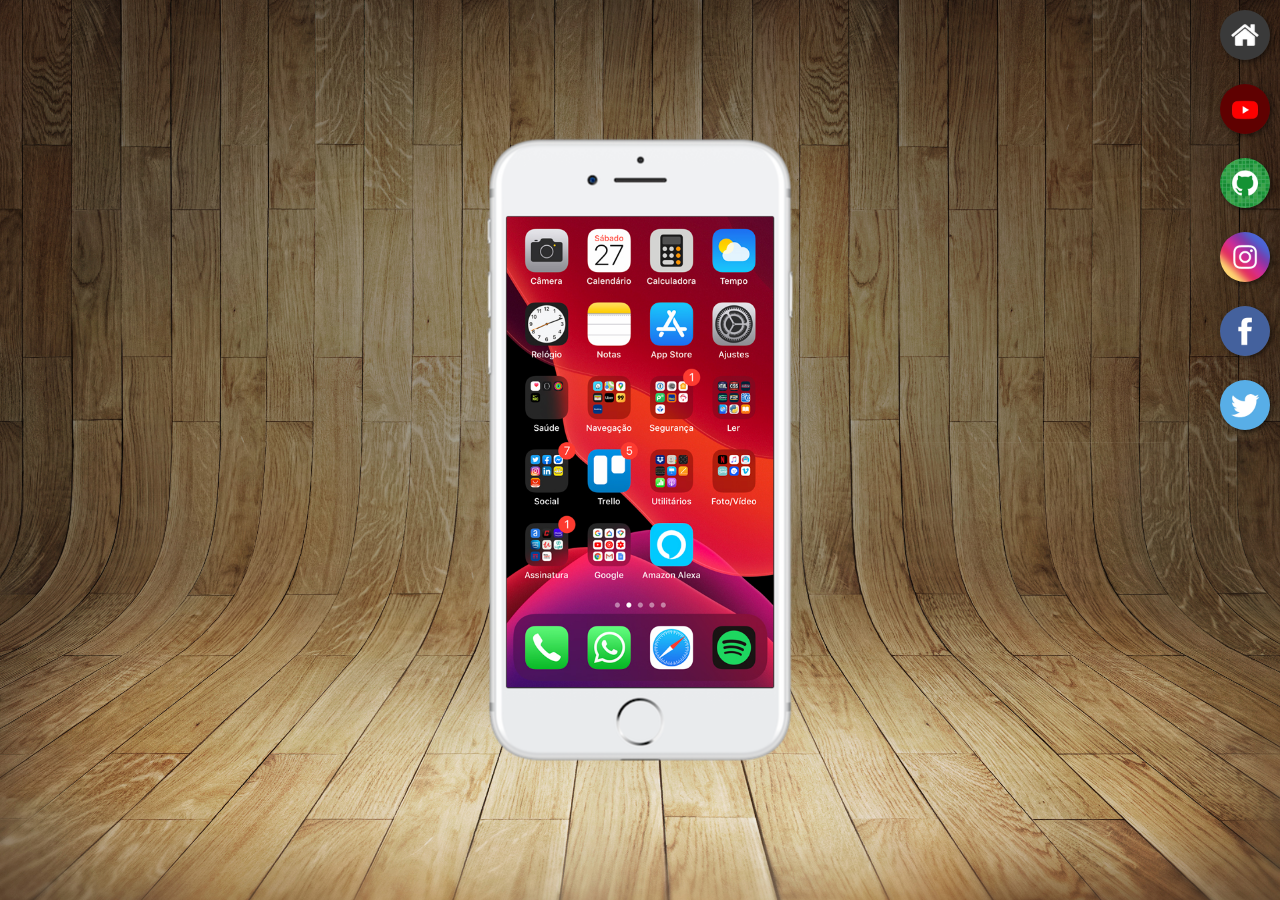
<file: index.html>
<!DOCTYPE html>
<html lang="pt-br">
<head>
    <meta charset="UTF-8">
    <meta http-equiv="X-UA-Compatible" content="IE=edge">
    <meta name="viewport" content="width=device-width, initial-scale=1.0">
    <title>Projeto Redes Sociais</title>
    <link rel="stylesheet" href="estilos/style.css">
</head>
<body>
    <main>
        <section id="telefone">
            <iframe src="home.html" name="tela" id="tela"  frameborder="0">
                Seu navegador não é compativel
            </iframe>
        </section>

        <section id="redes-sociais">
            <a href="home.html" target="tela"><img src="imagens/logo-home.jpg" alt="home"></a><br>
            <a href="youtube.html" target="tela"><img src="imagens/logo-youtube.jpg" alt=""></a><br>
            <a href="github.html" target="tela"><img src="imagens/logo-github.jpg" alt=""></a><br>
            <a href="instagram.html" target="tela"><img src="imagens/logo-instagram.jpg" alt=""></a><br>
            <a href="facebook.html" target="tela"><img src="imagens/logo-facebook.jpg" alt=""></a><br>
            <a href="twitter.html" target="tela"><img src="imagens/logo-twitter.jpg" alt=""></a>
        </section>
    </main>
</body>
</html>
</file>
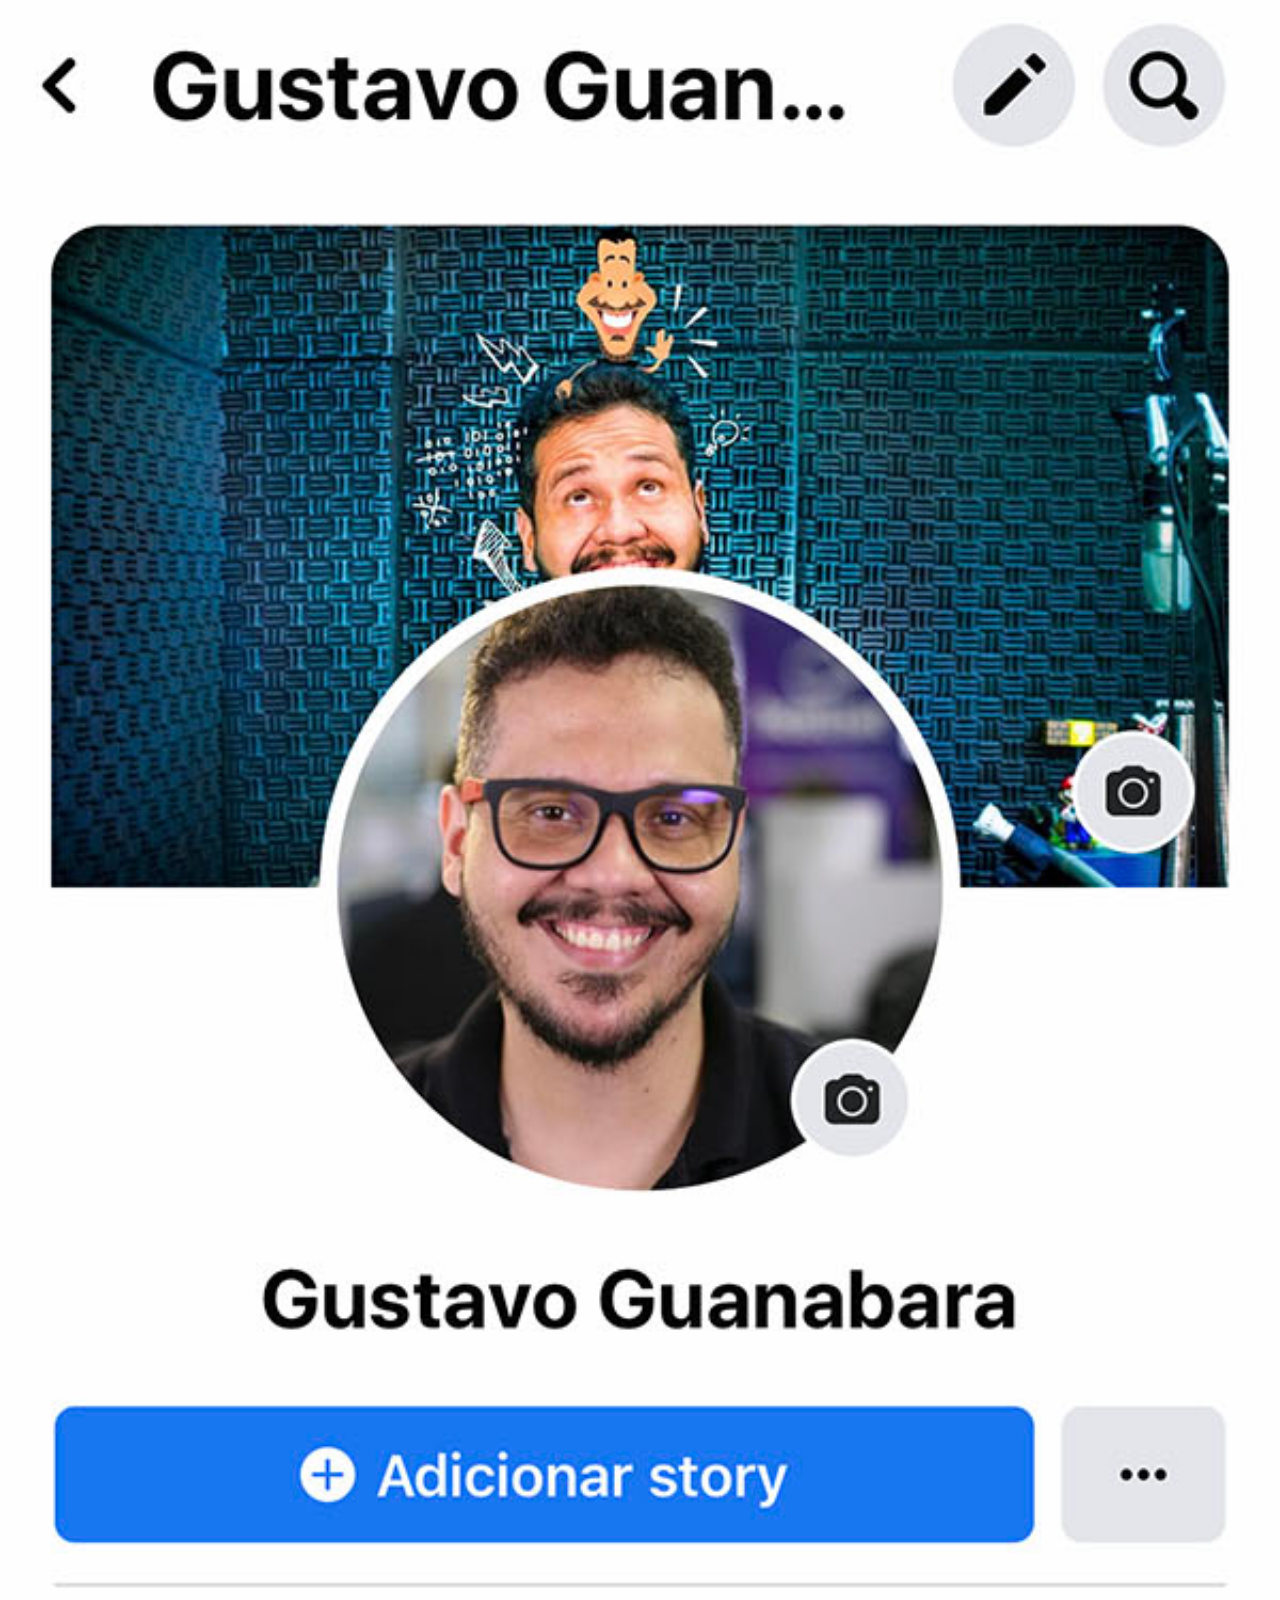
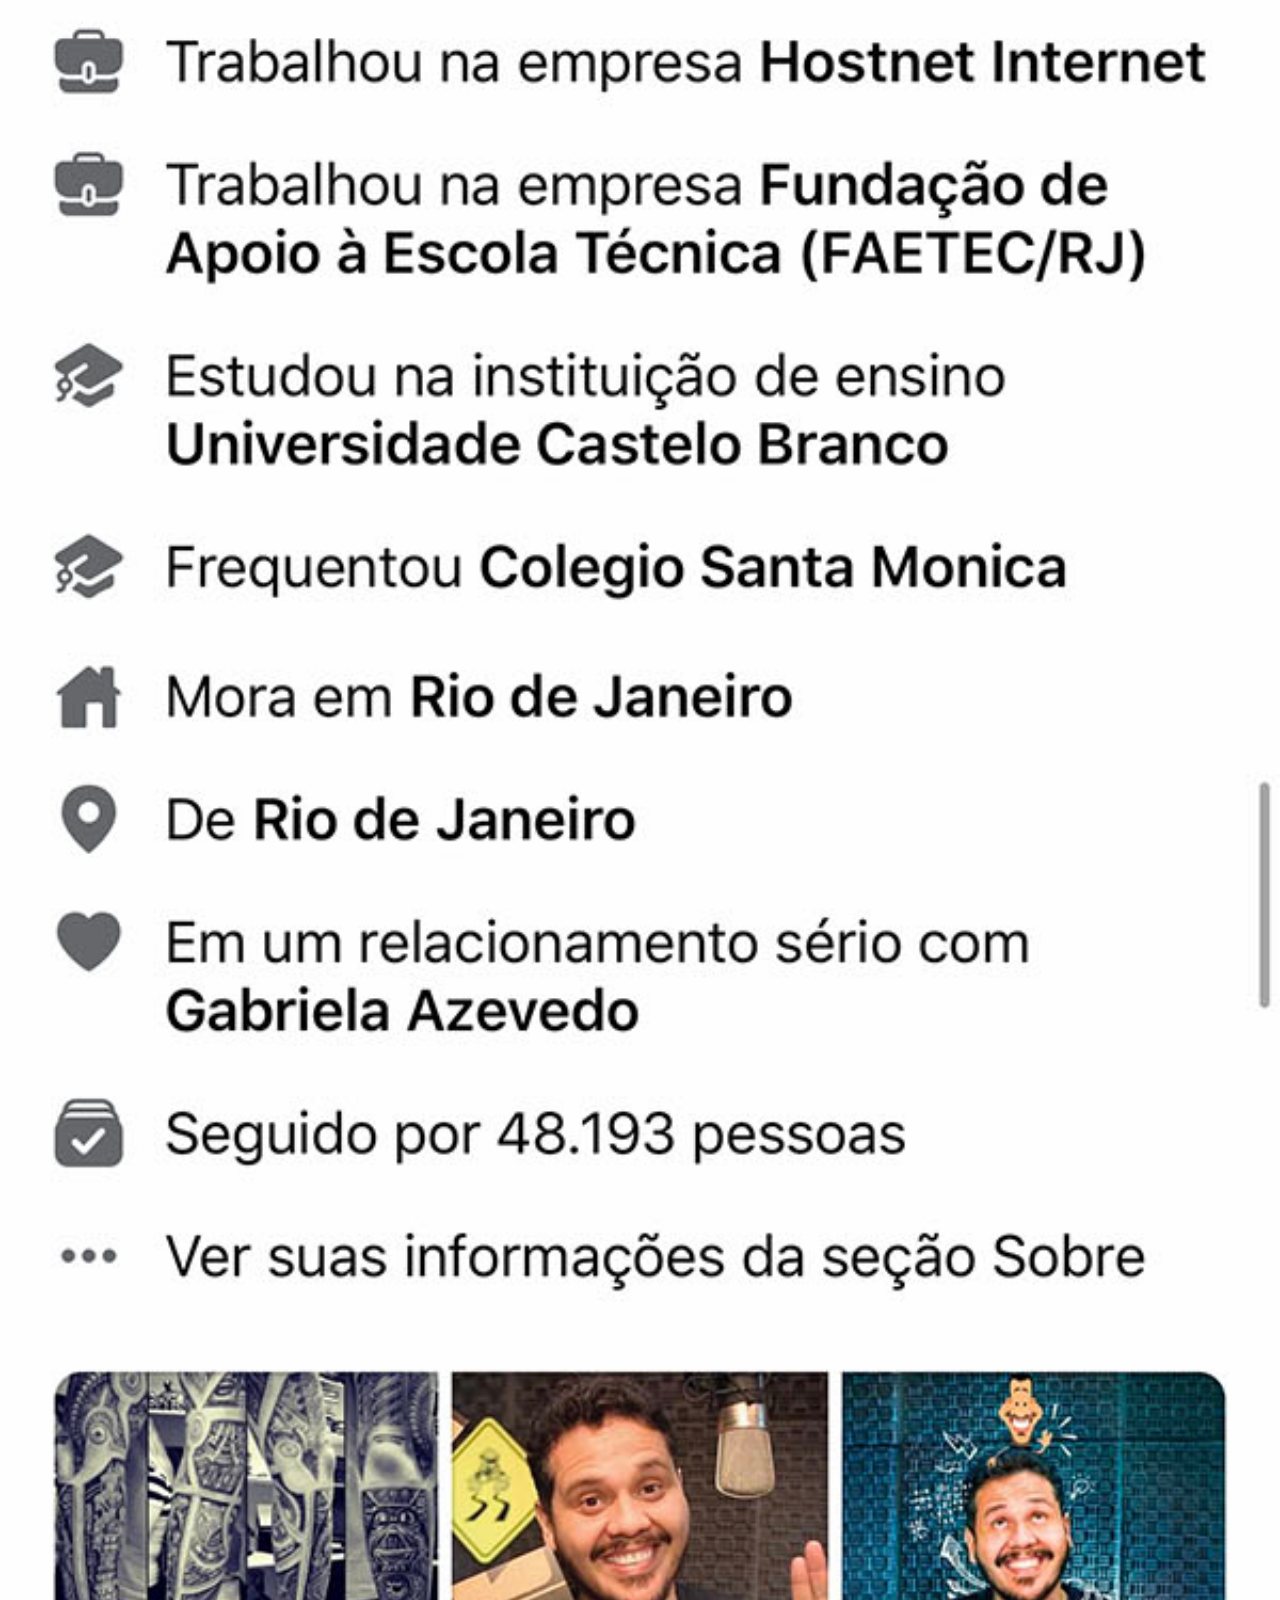
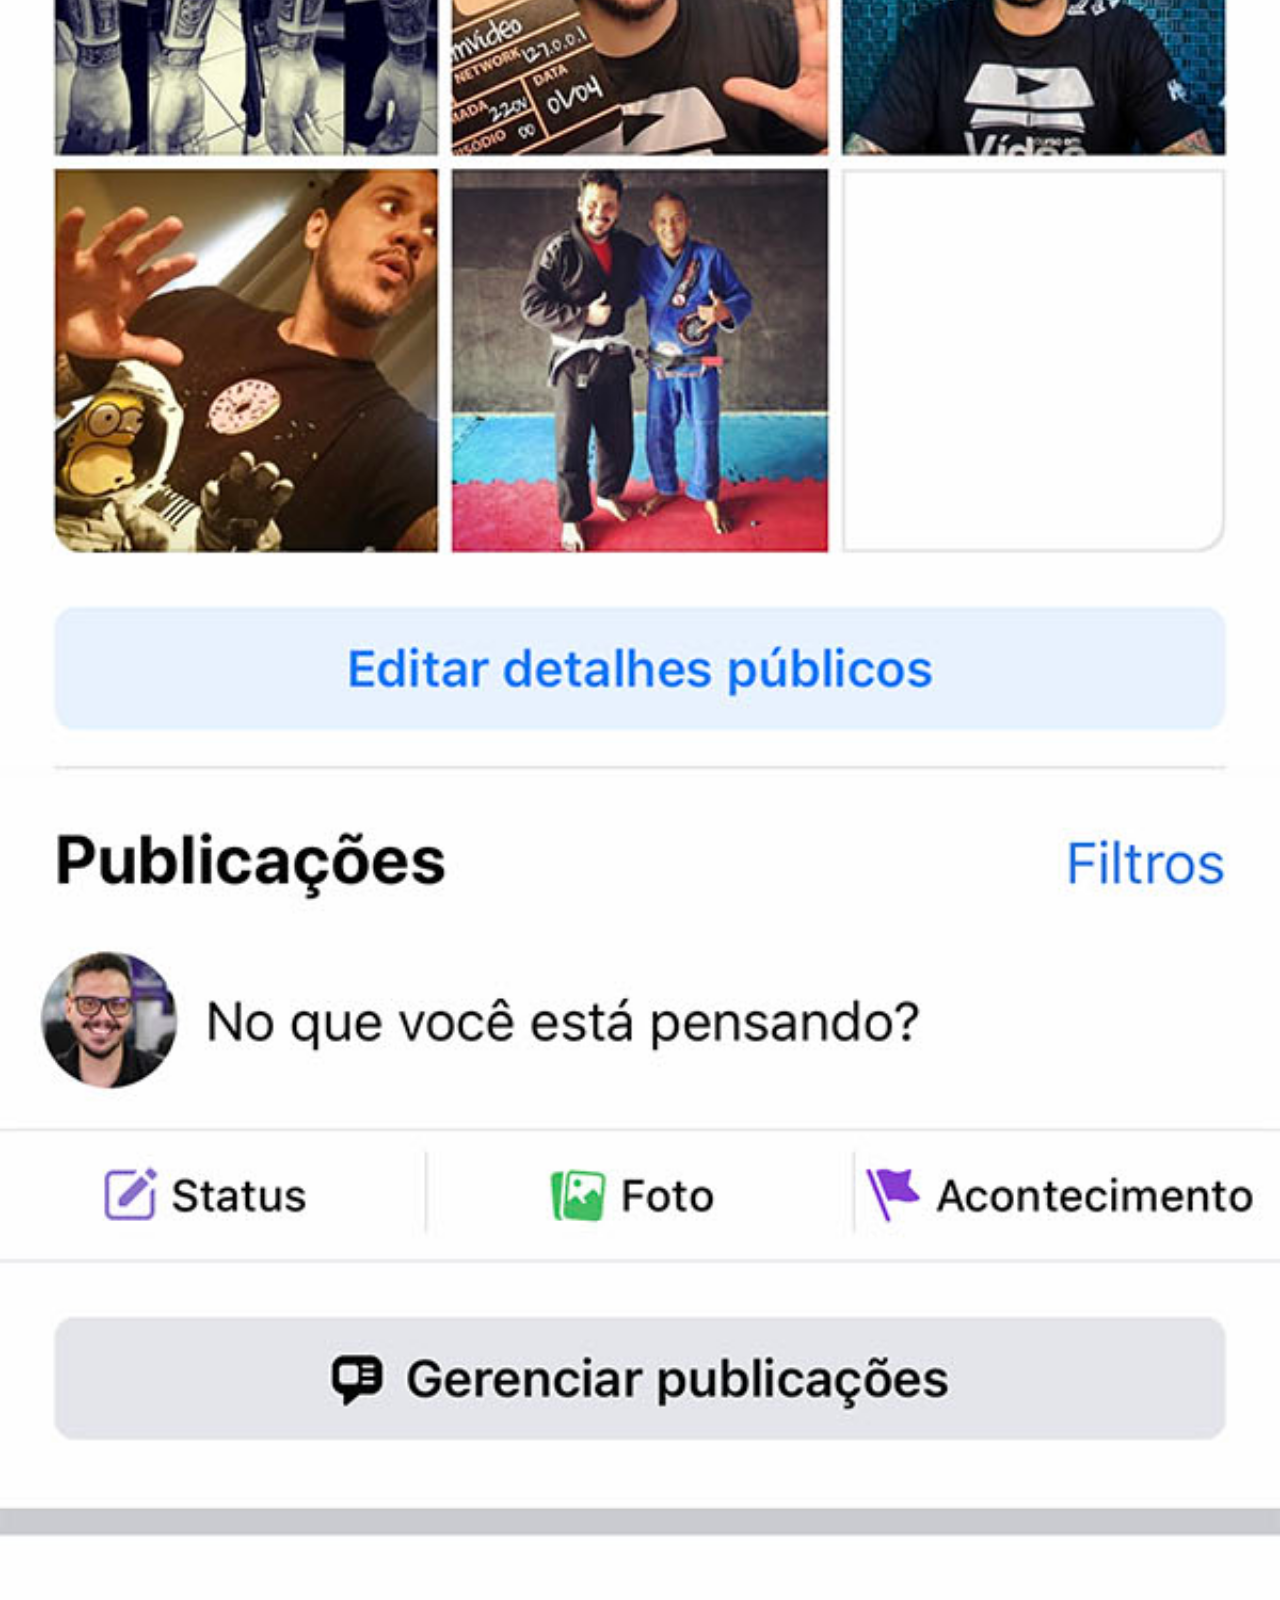
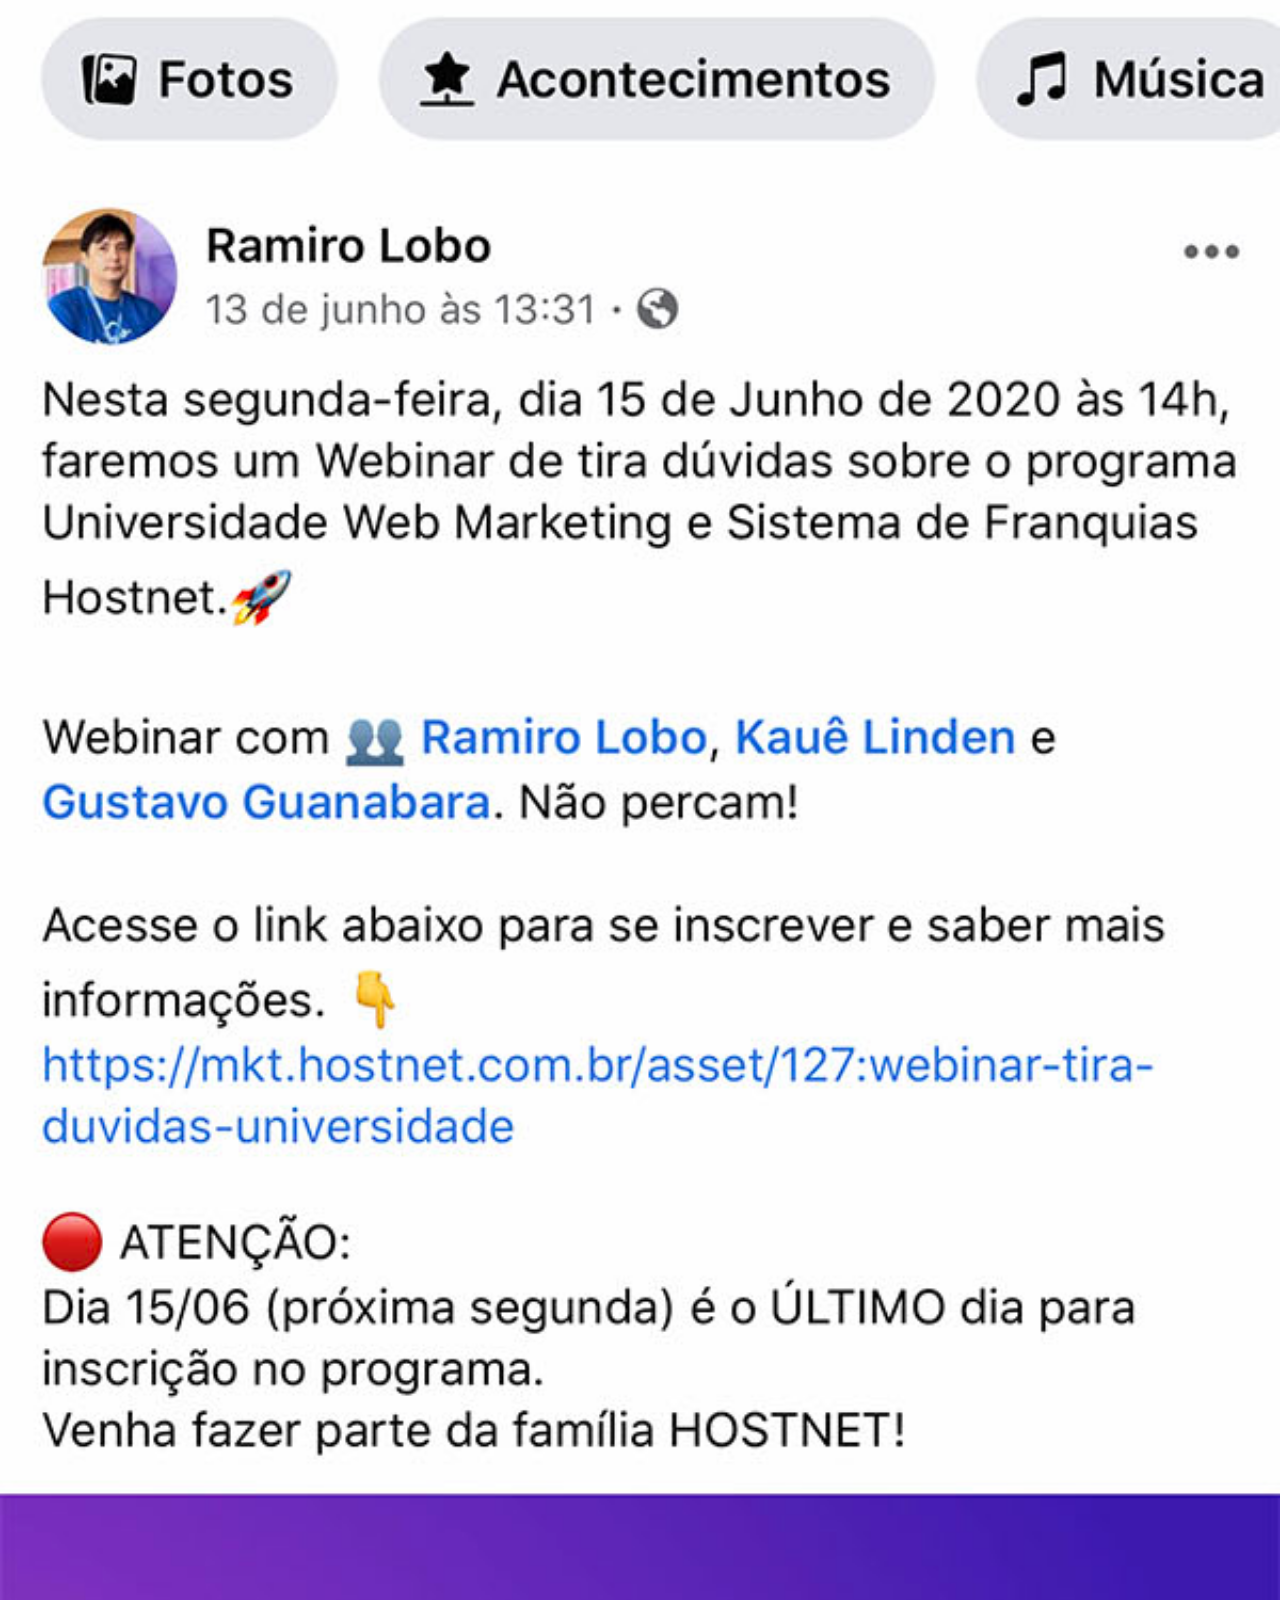
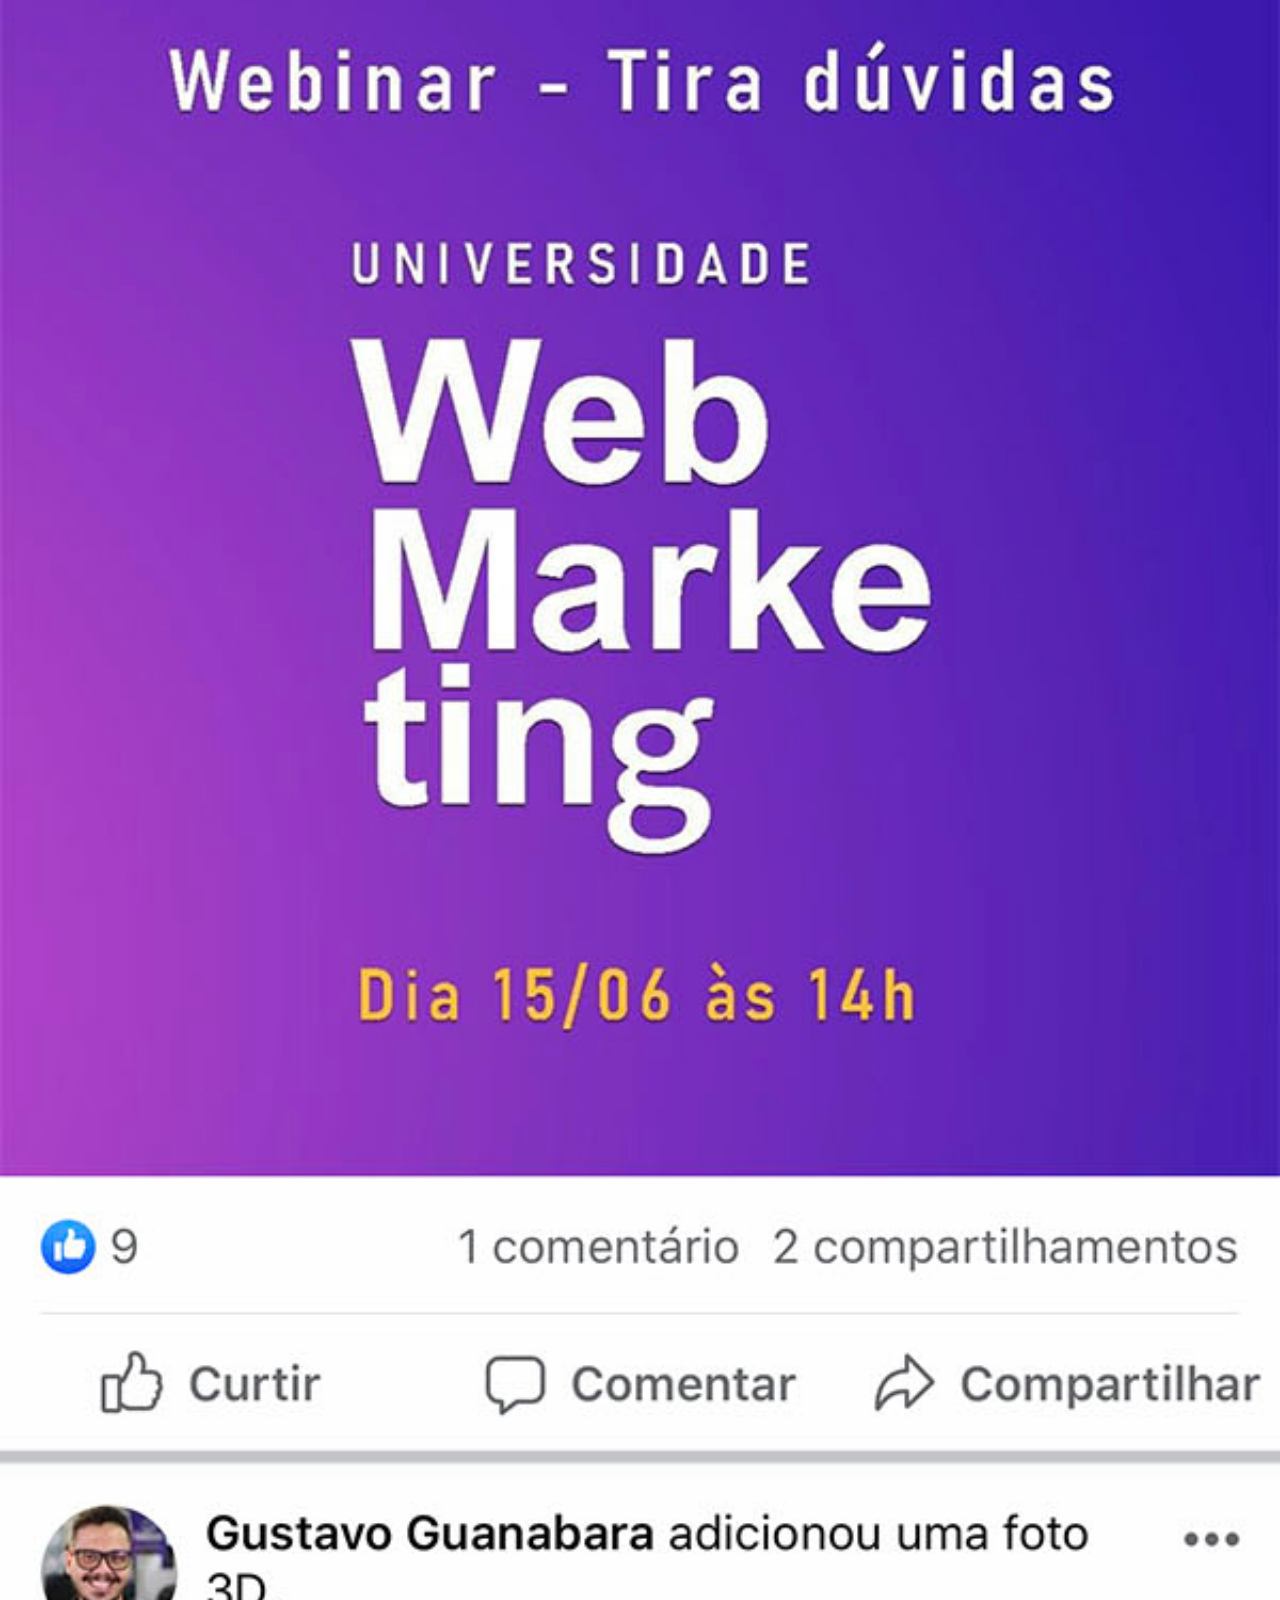
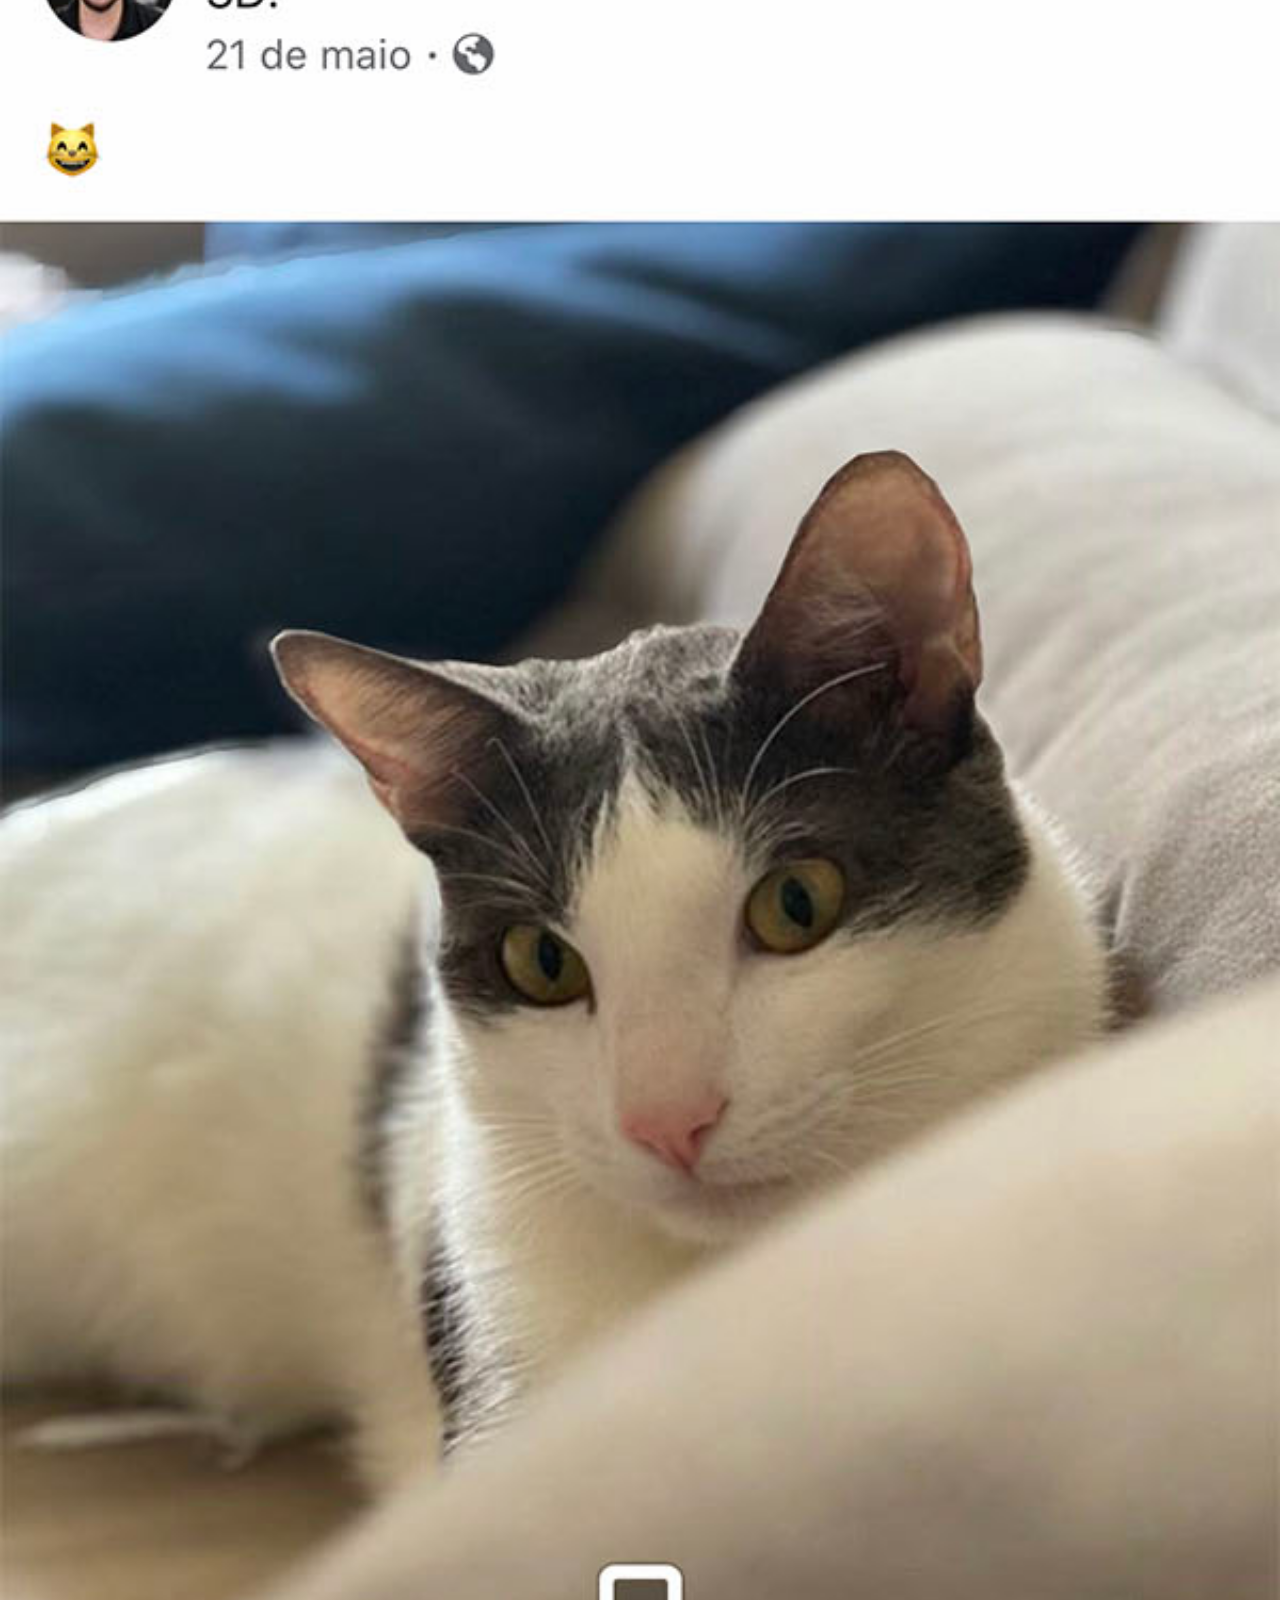
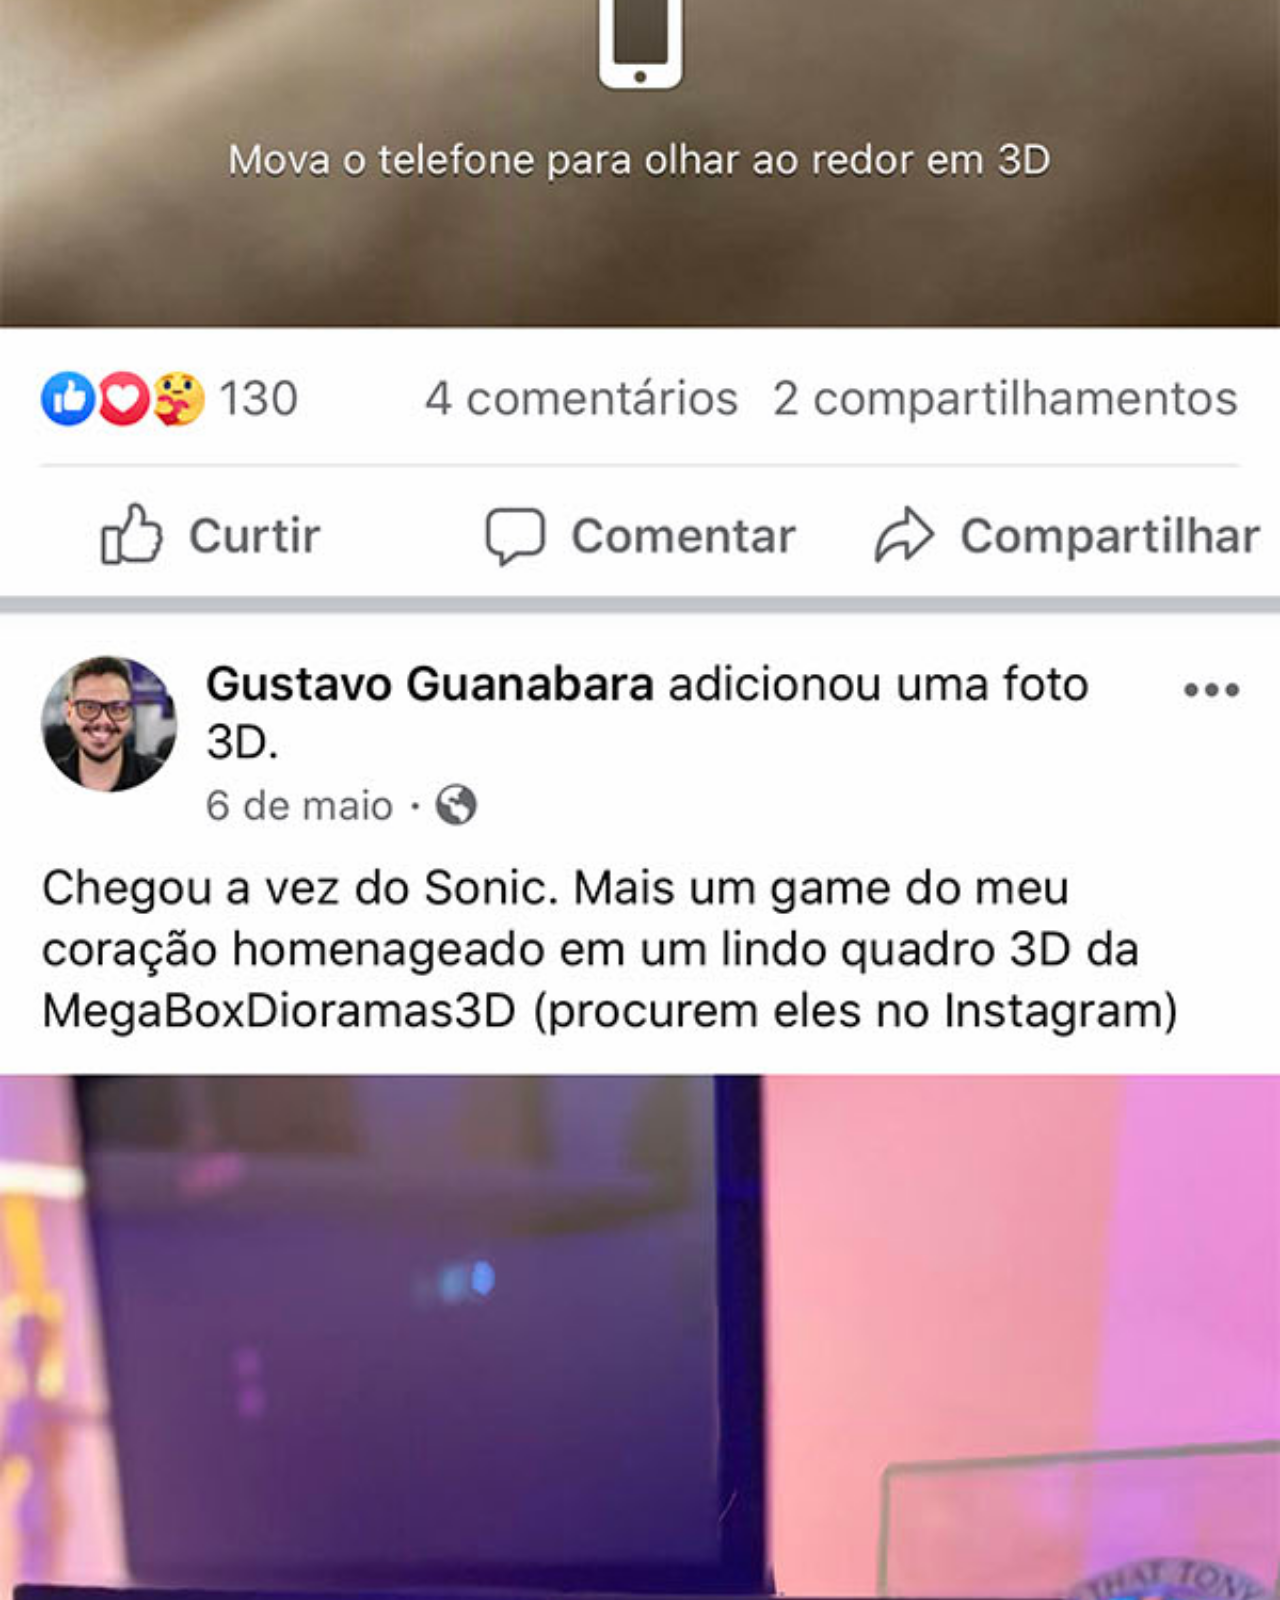
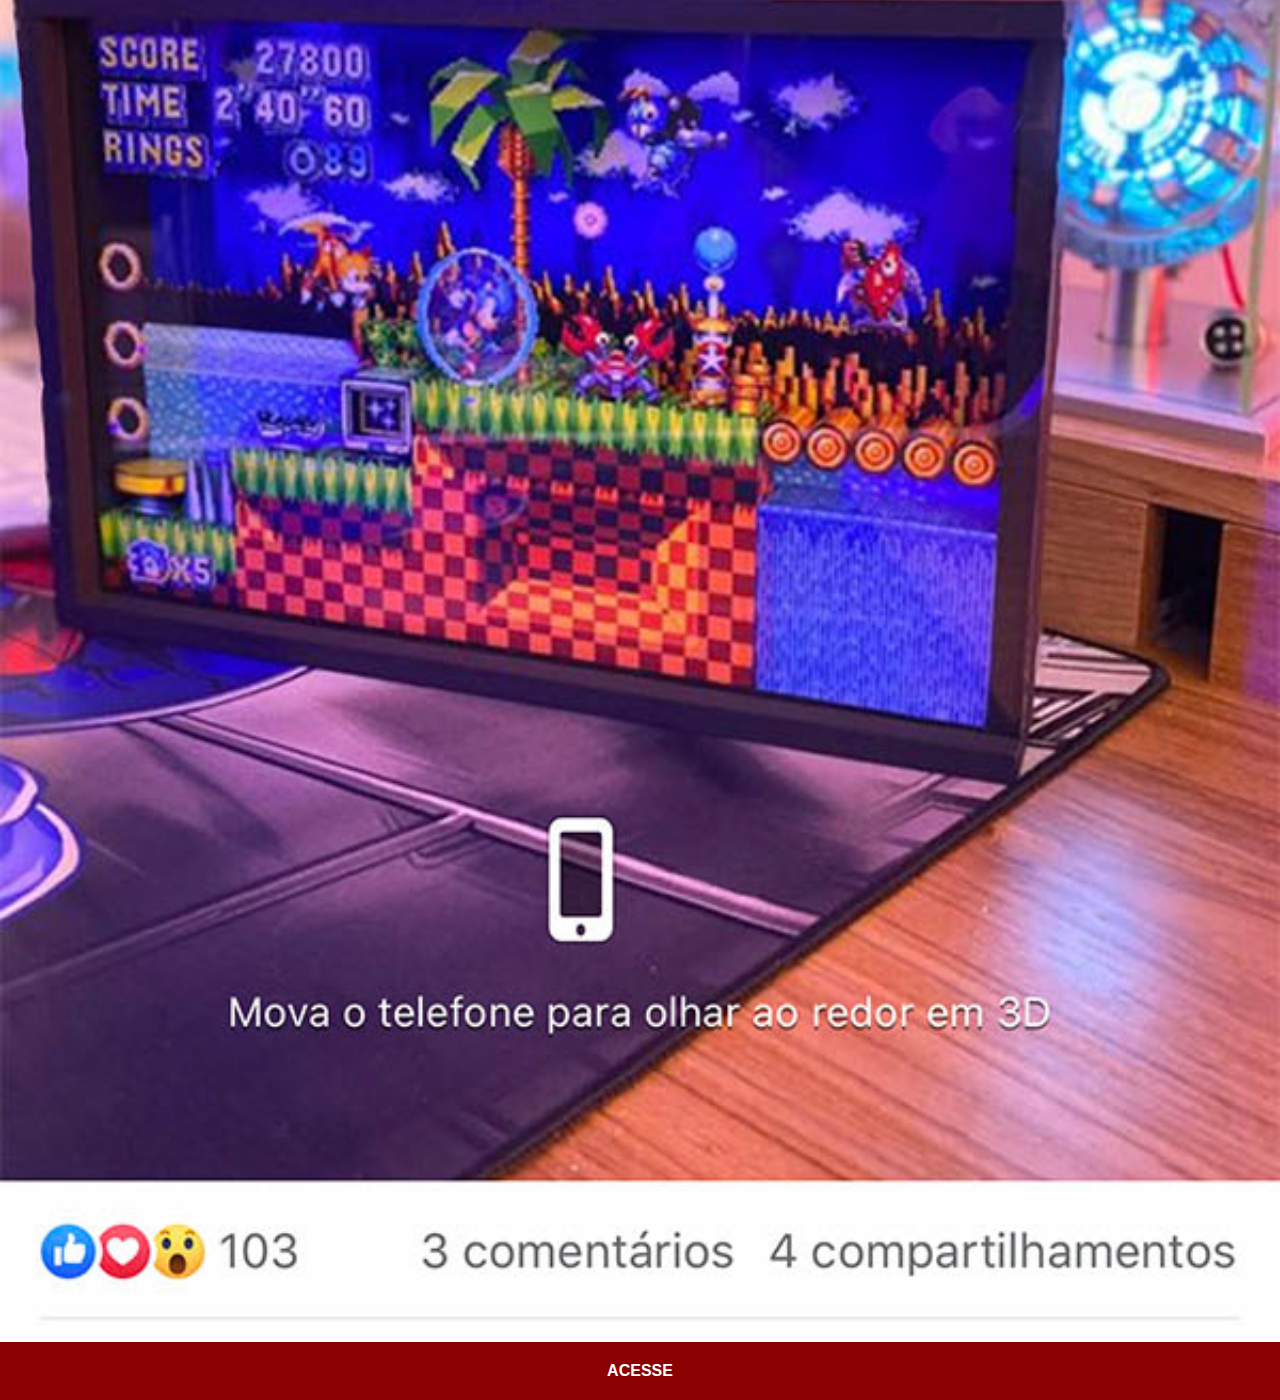
<file: facebook.html>
<!DOCTYPE html>
<html lang="pt-br">
<head>
    <meta charset="UTF-8">
    <meta http-equiv="X-UA-Compatible" content="IE=edge">
    <meta name="viewport" content="width=device-width, initial-scale=1.0">
    <title>Facebook</title>
    <link rel="stylesheet" href="estilos/social.css">
</head>
<body>
    <img src="imagens/tela-facebook.jpg" alt="Facebook">
    <a href="https://www.facebook.com/gustavoguanabara/?locale=pt_BR" target="_blank">ACESSE</a>
</body>
</html>
</file>
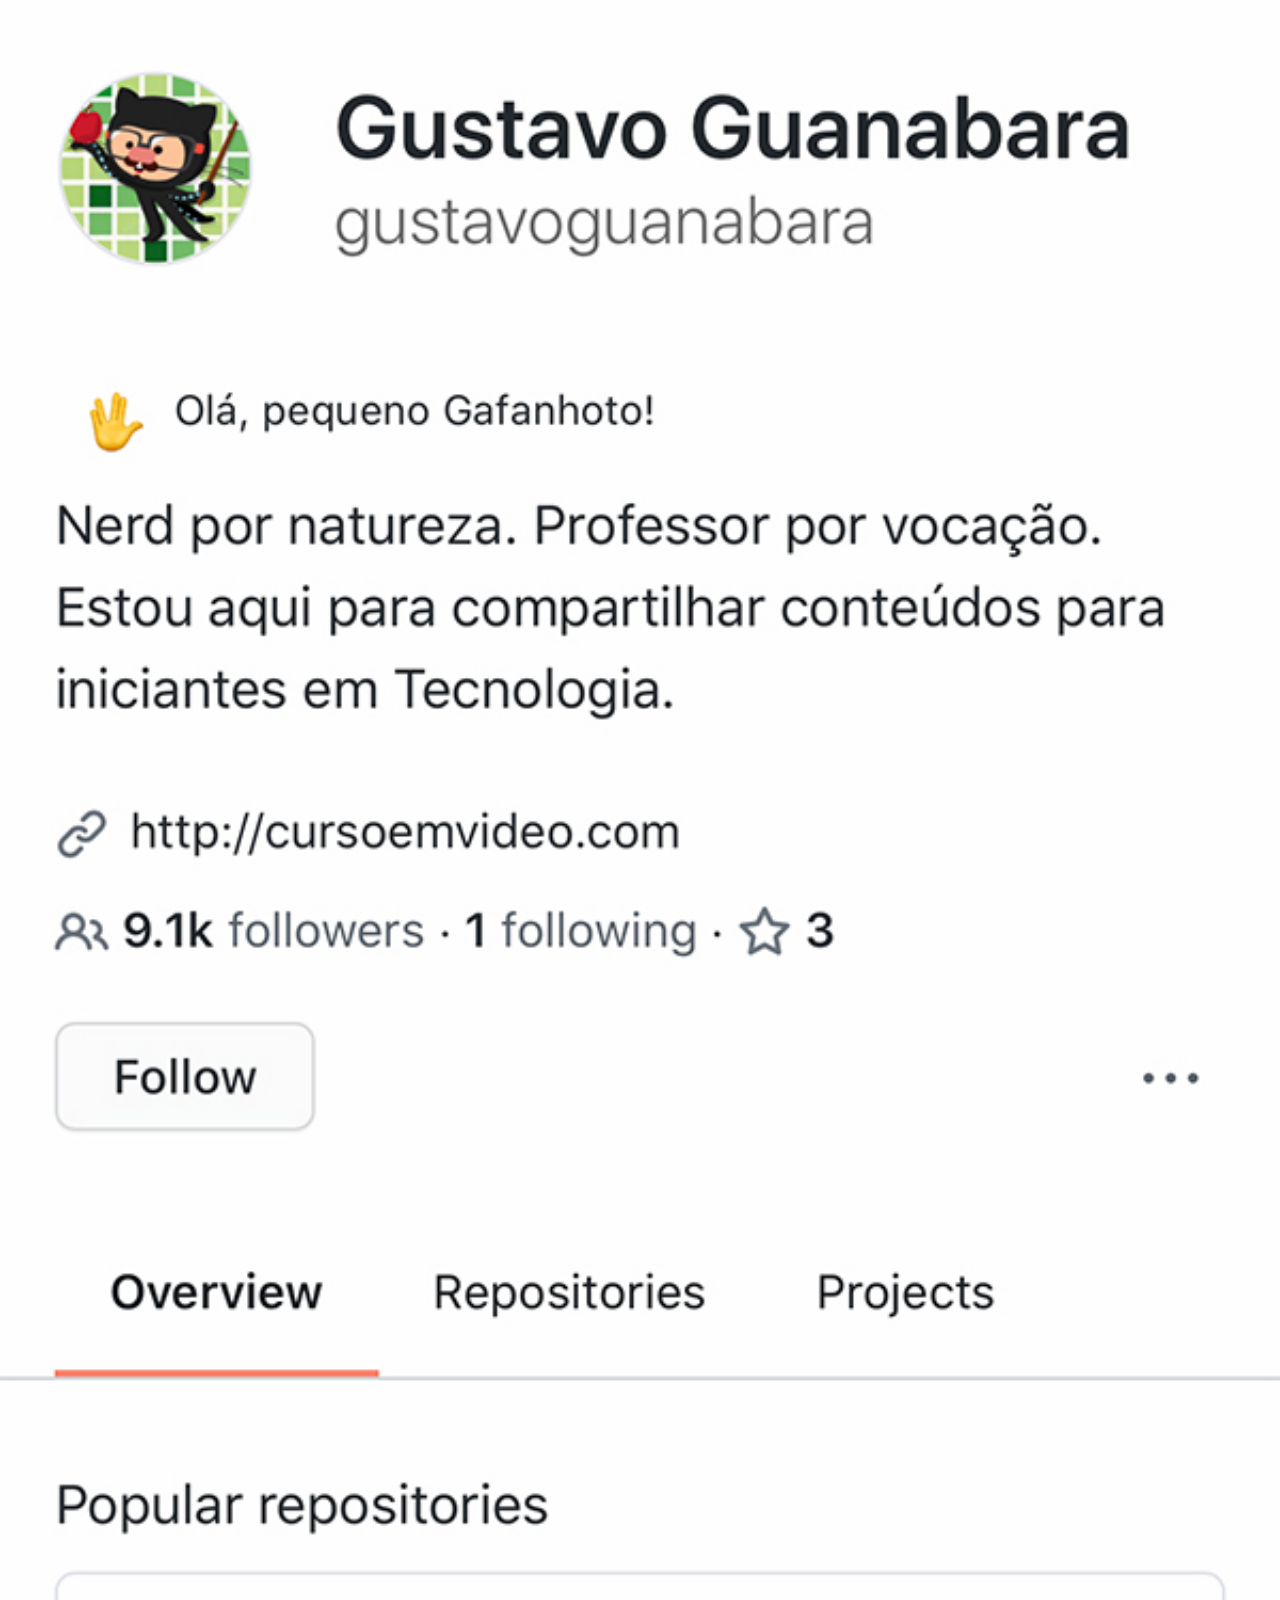
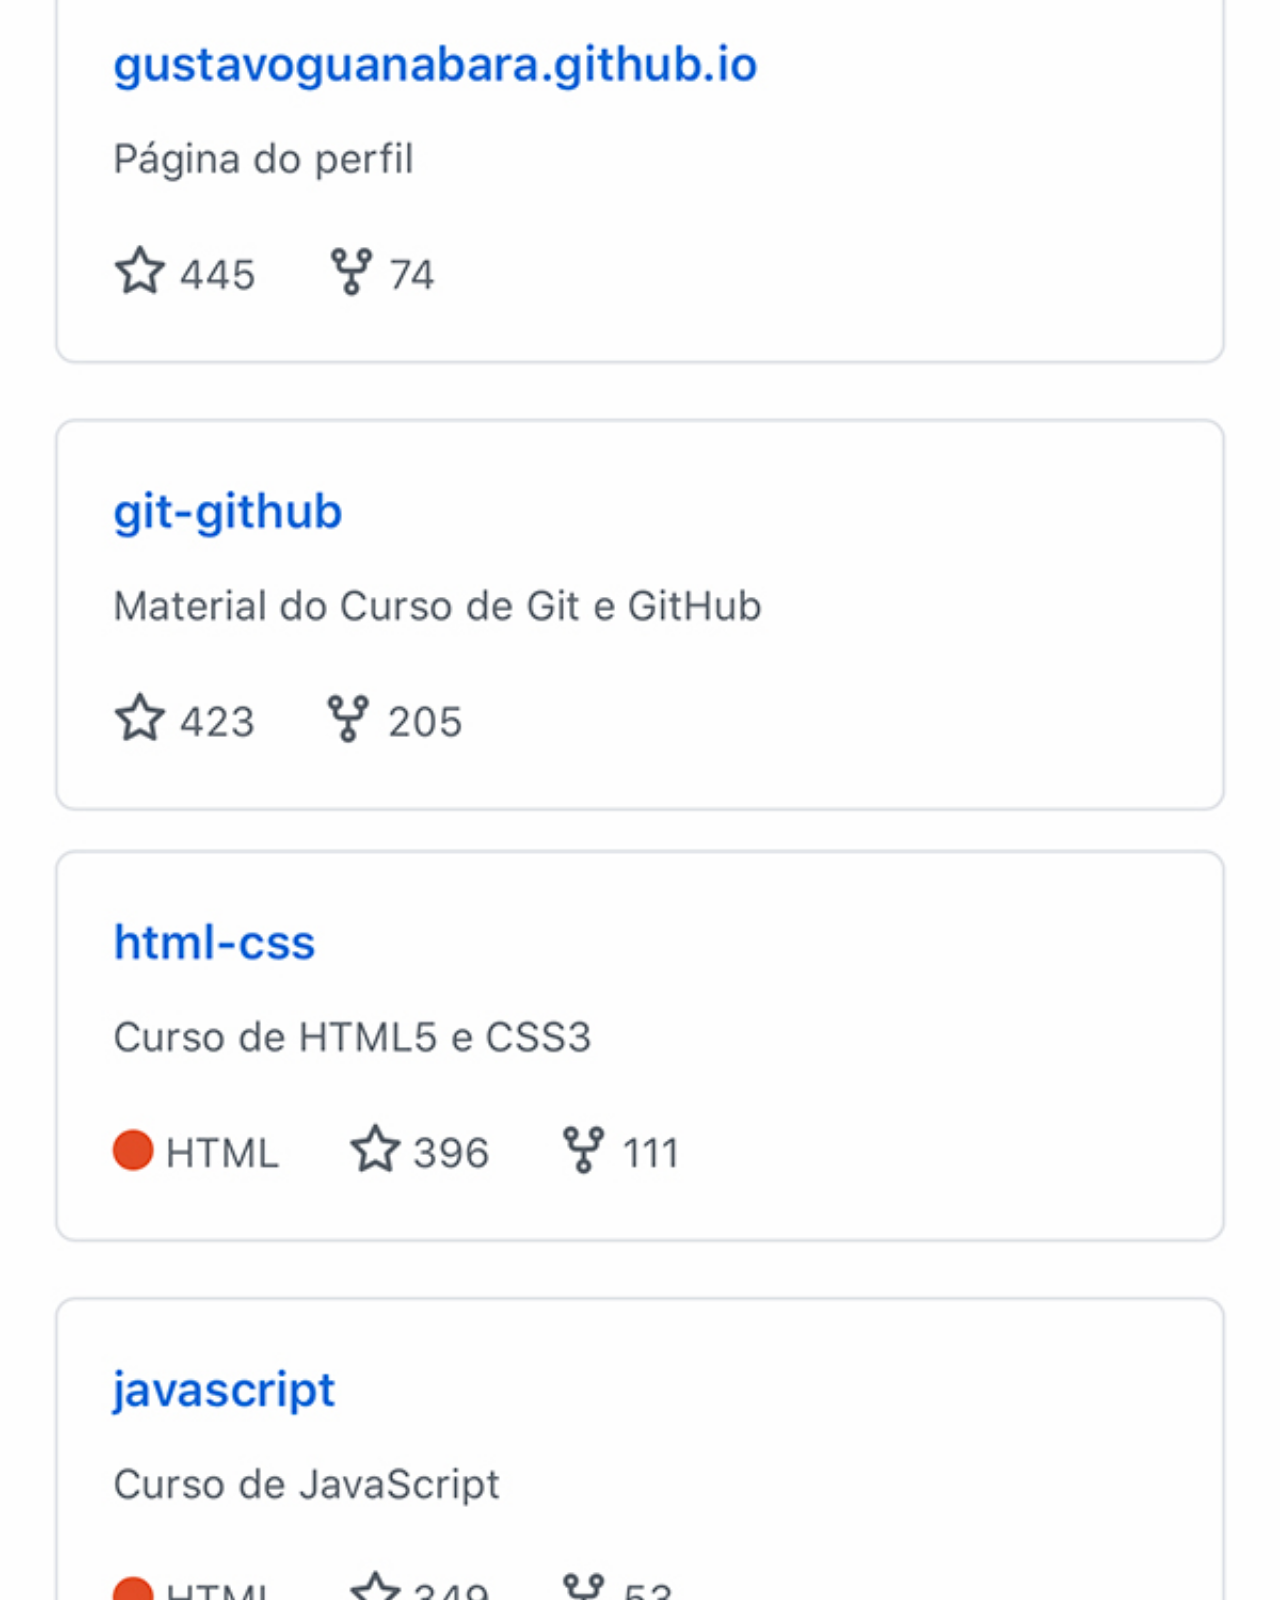
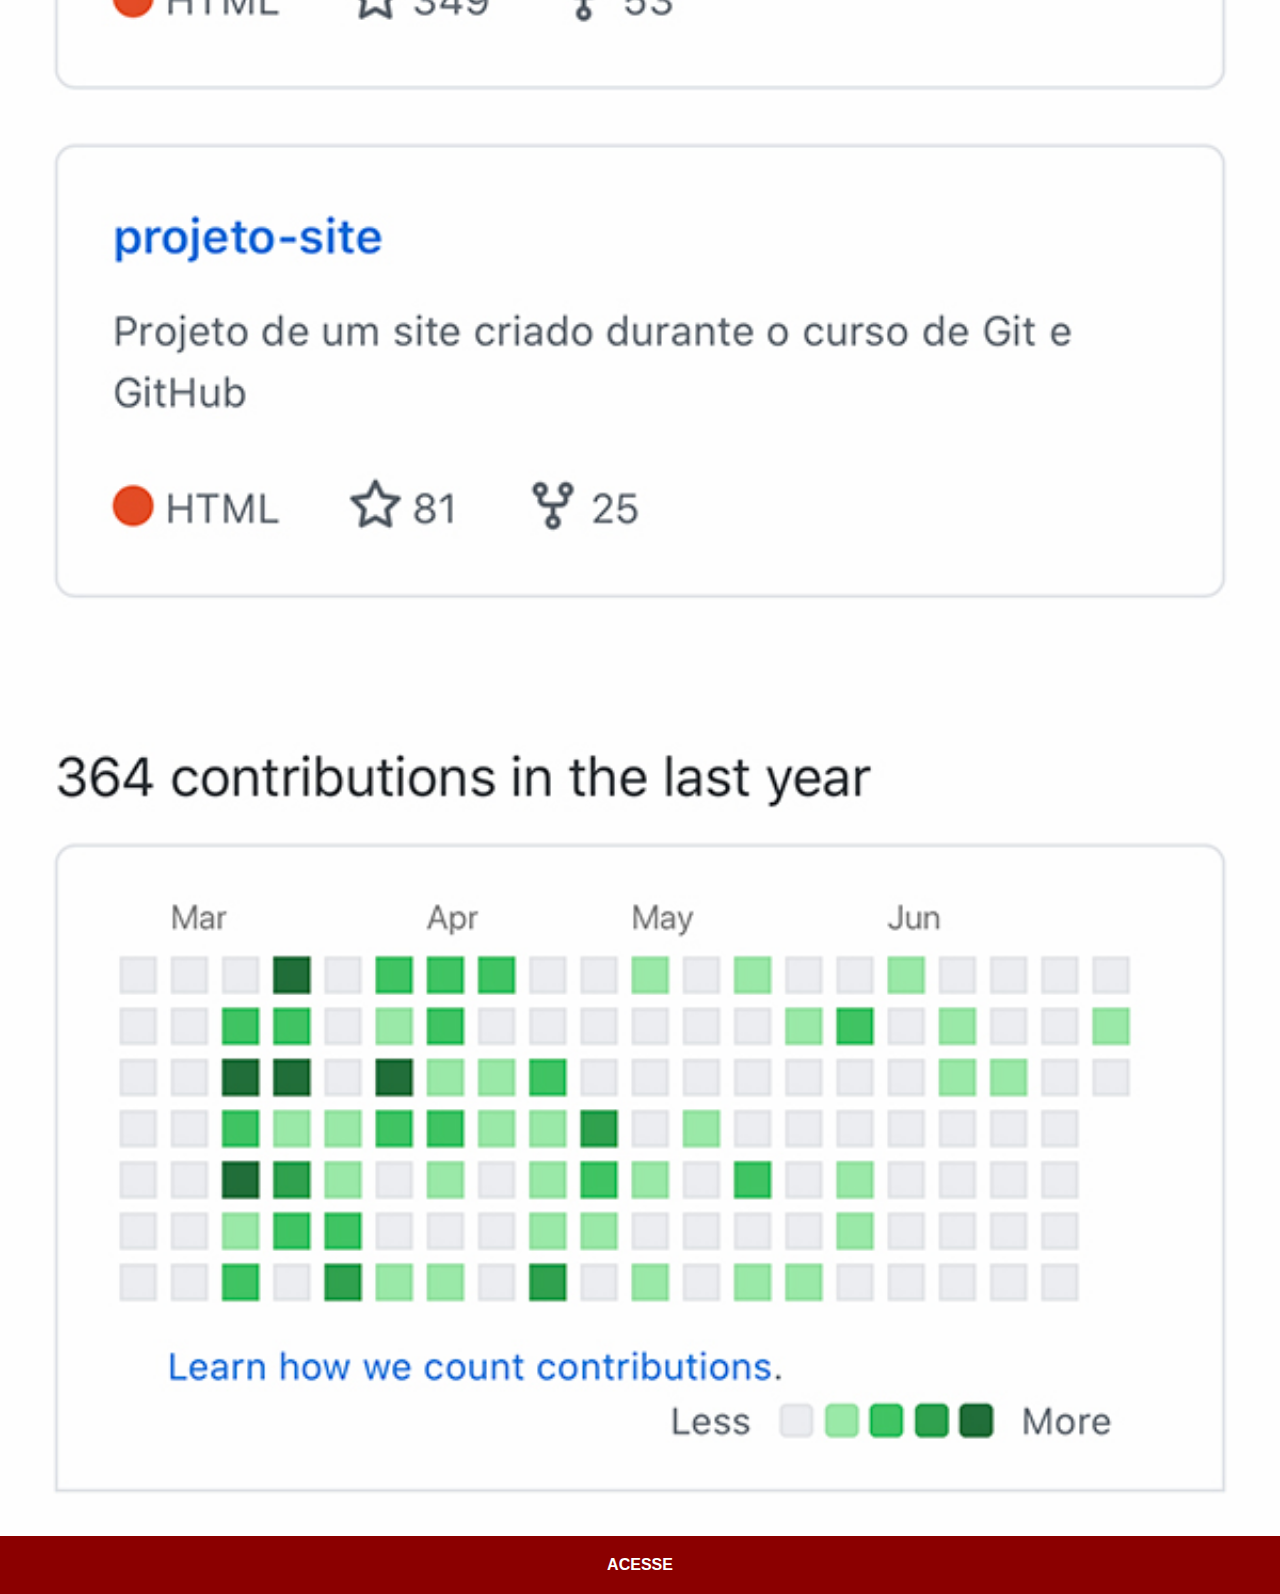
<file: github.html>
<!DOCTYPE html>
<html lang="pt-br">
<head>
    <meta charset="UTF-8">
    <meta http-equiv="X-UA-Compatible" content="IE=edge">
    <meta name="viewport" content="width=device-width, initial-scale=1.0">
    <title>Github</title>
    <link rel="stylesheet" href="estilos/social.css">
</head>
<body>
    <img src="imagens/tela-github.jpg" alt="Github">
    <a href="https://github.com/gustavoguanabara" target="_blank">ACESSE</a>
</body>
</html>
</file>
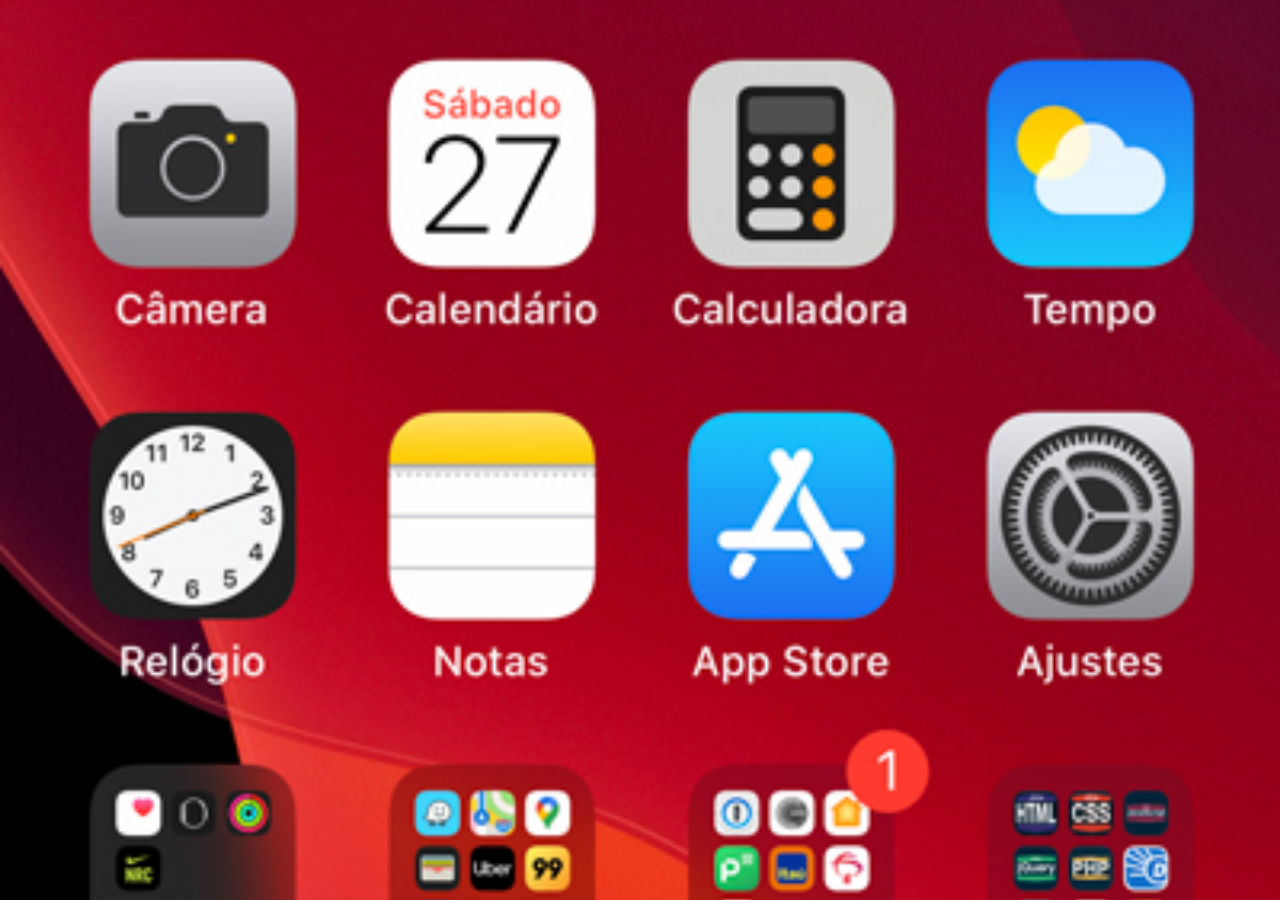
<file: home.html>
<!DOCTYPE html>
<html lang="pt-br">
<head>
    <meta charset="UTF-8">
    <meta http-equiv="X-UA-Compatible" content="IE=edge">
    <meta name="viewport" content="width=device-width, initial-scale=1.0">
    <title>Home</title>
    <style>
        *{
            margin: 0;
            padding: 0;
        }

        body{
            height: 100vh;
            width: 100vw;
            background: black url('imagens/tela-home.jpg') no-repeat top center;
            background-size: cover;
        }
    </style>
</head>
<body>
    
</body>
</html>
</file>
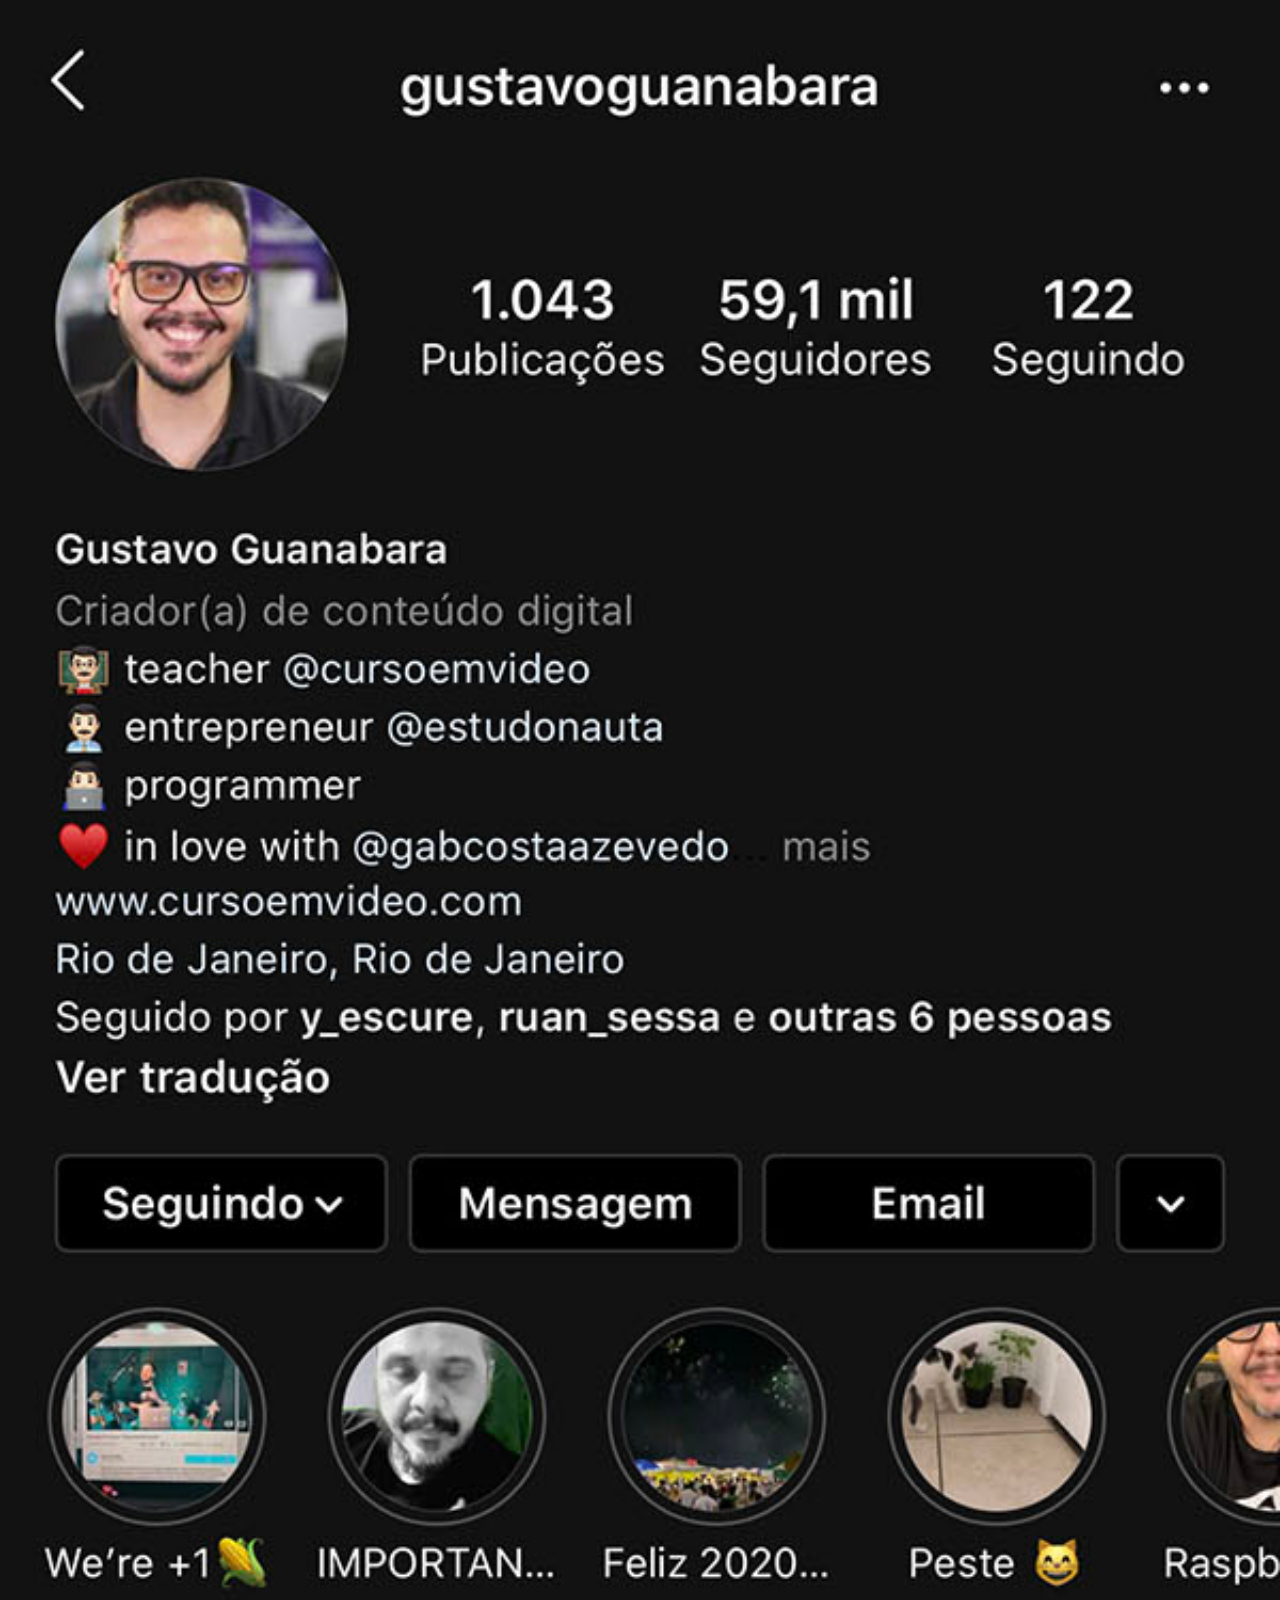
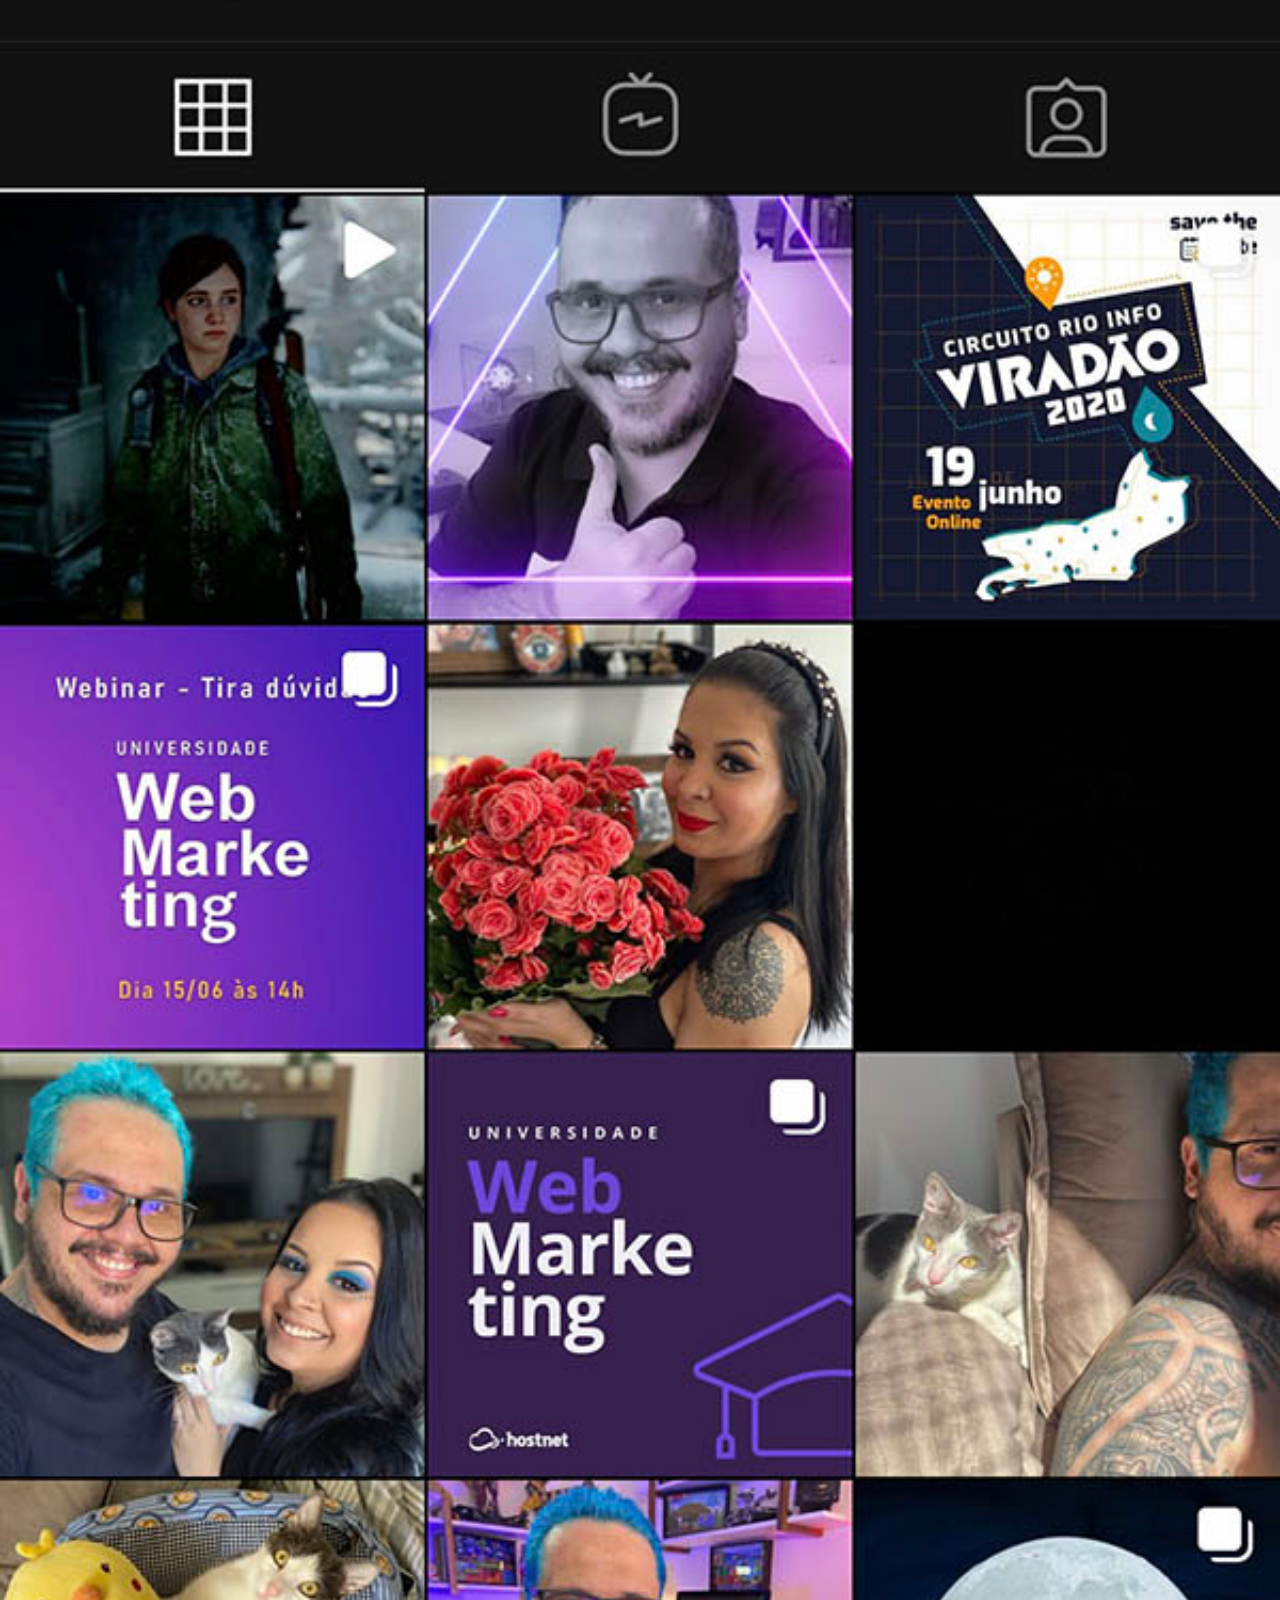
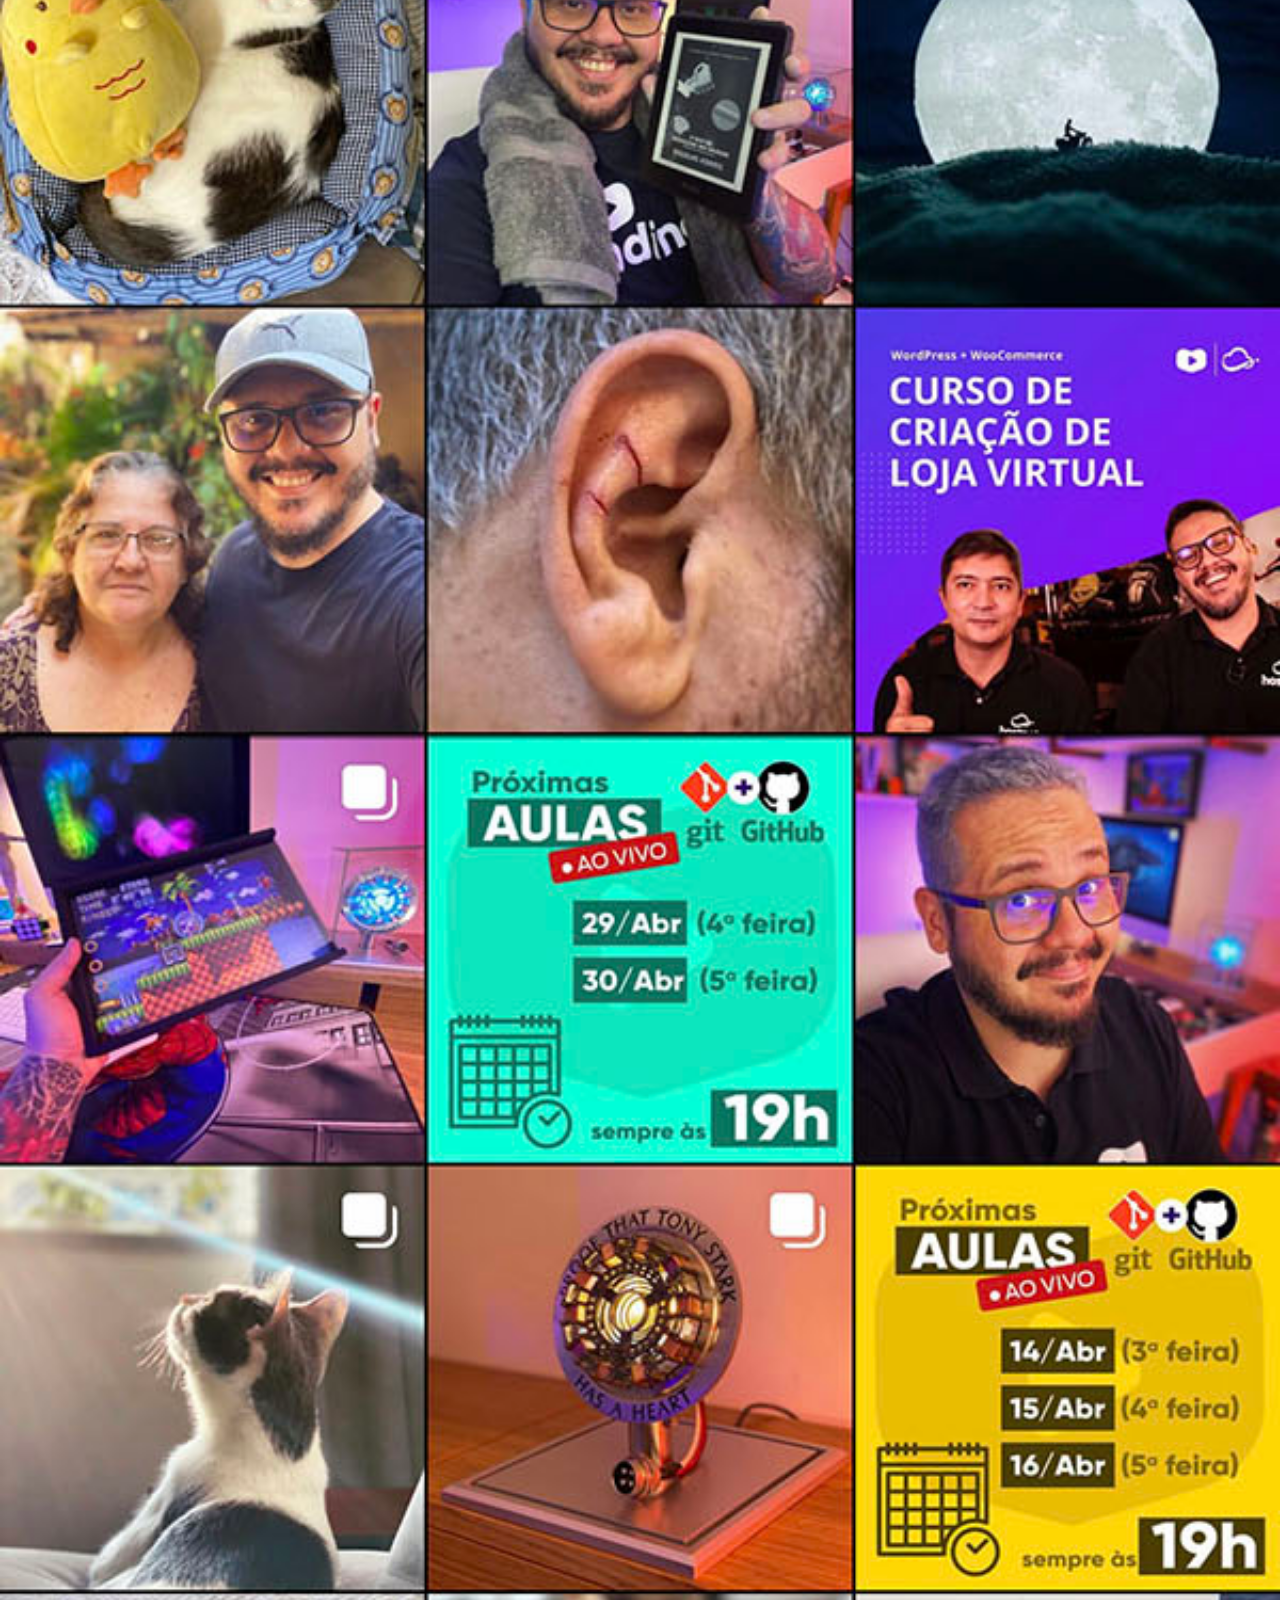
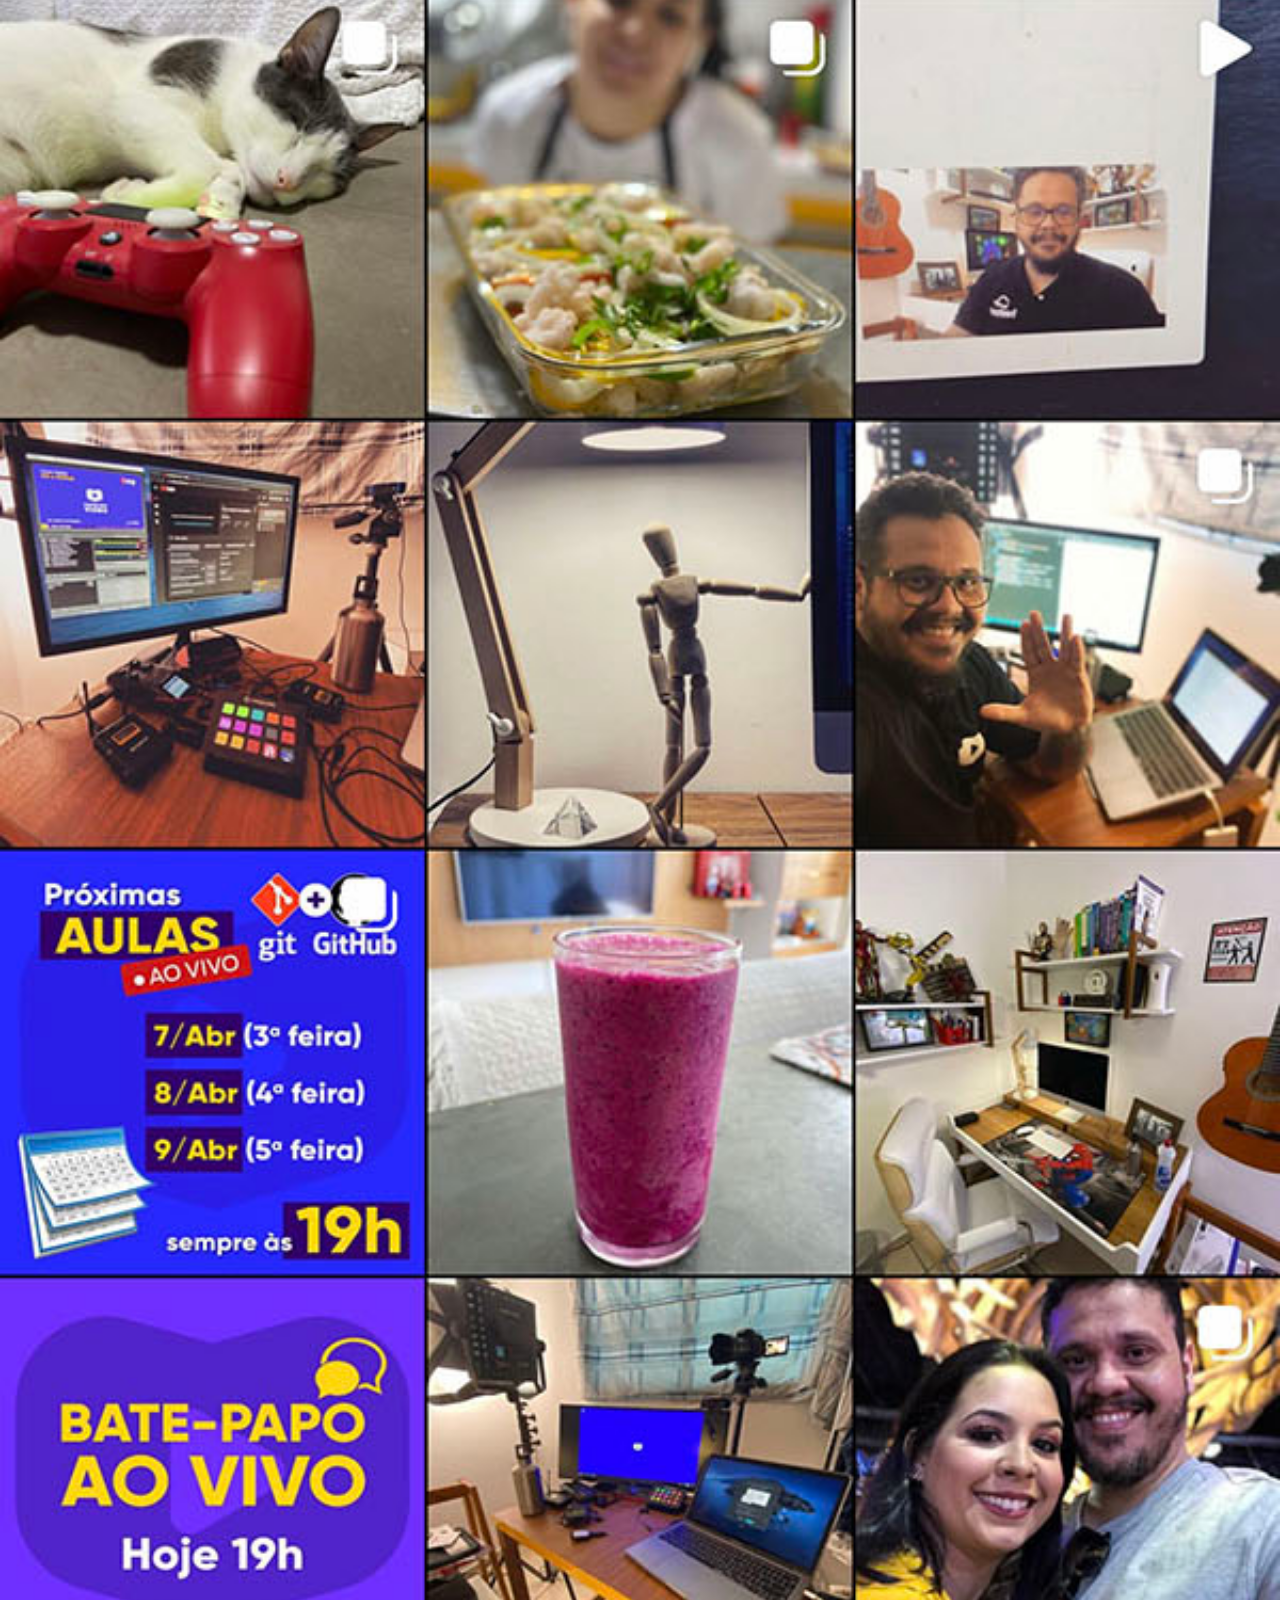
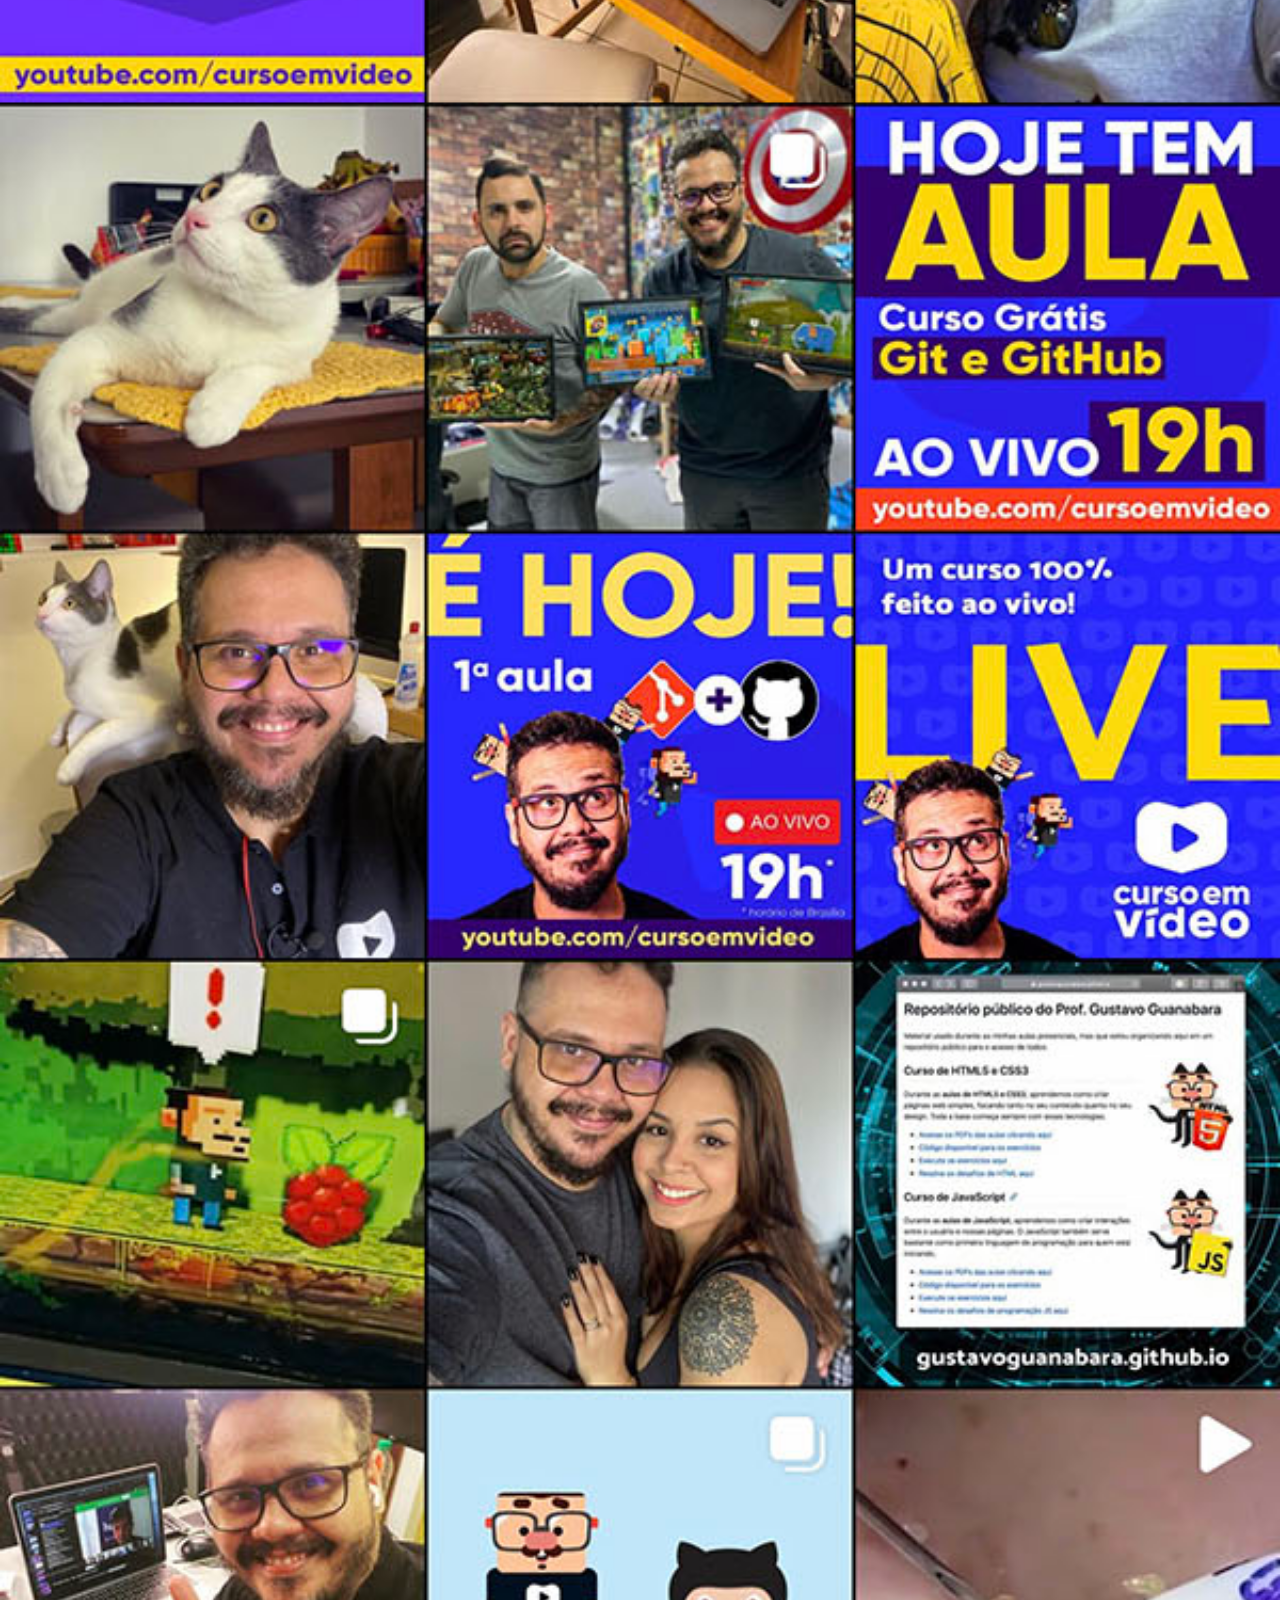
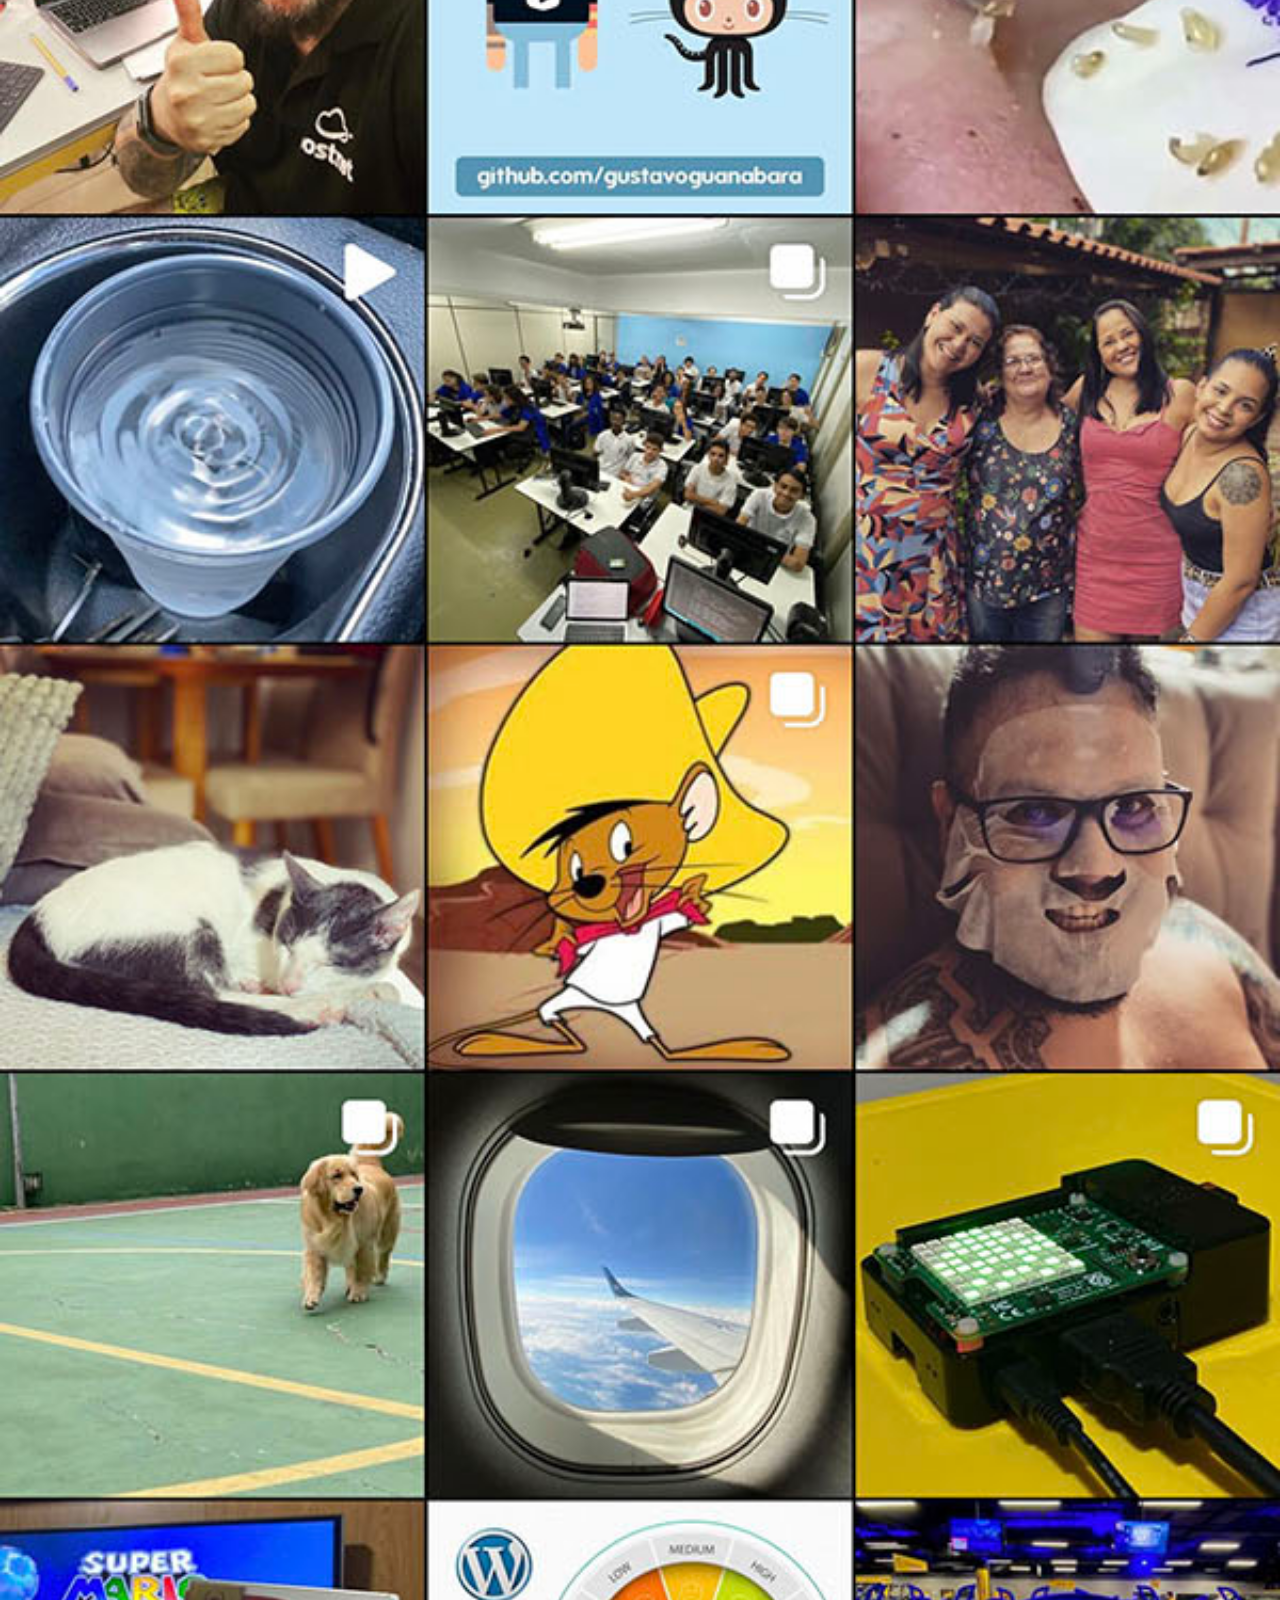
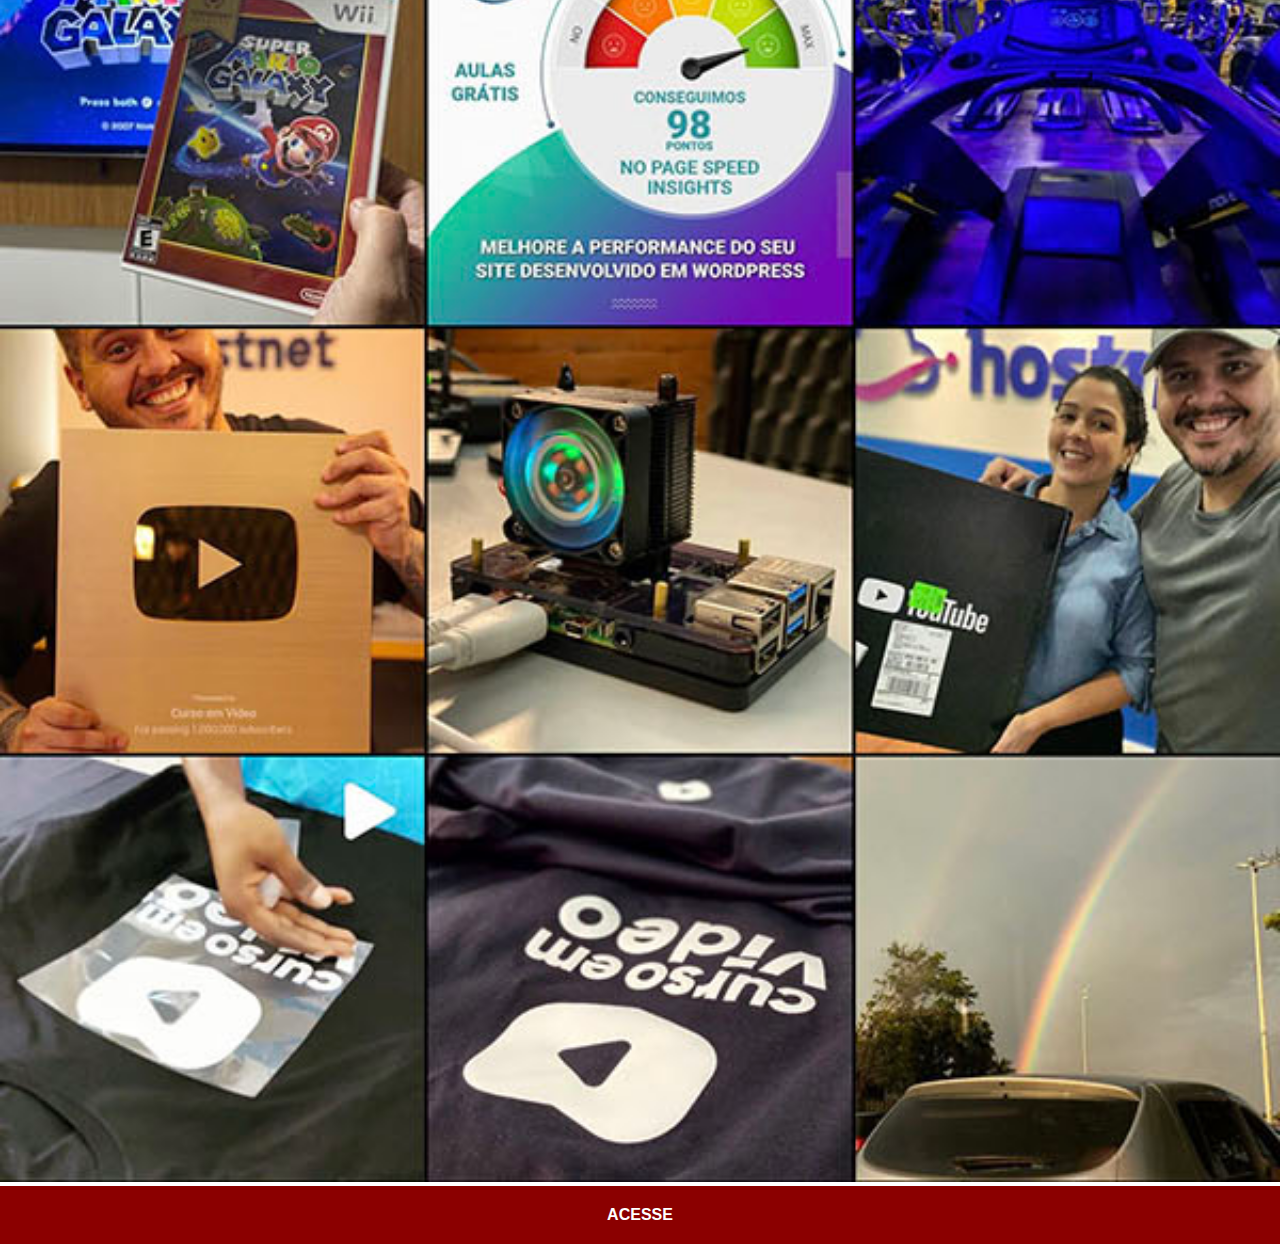
<file: instagram.html>
<!DOCTYPE html>
<html lang="pt-br">
<head>
    <meta charset="UTF-8">
    <meta http-equiv="X-UA-Compatible" content="IE=edge">
    <meta name="viewport" content="width=device-width, initial-scale=1.0">
    <title>Instagram</title>
    <link rel="stylesheet" href="estilos/social.css">
</head>
<body>
    <img src="imagens/tela-instagram.jpg" alt="Instagram">
    <a href="https://www.instagram.com/gustavoguanabara/" target="_blank">ACESSE</a>
</body>
</html>
</file>
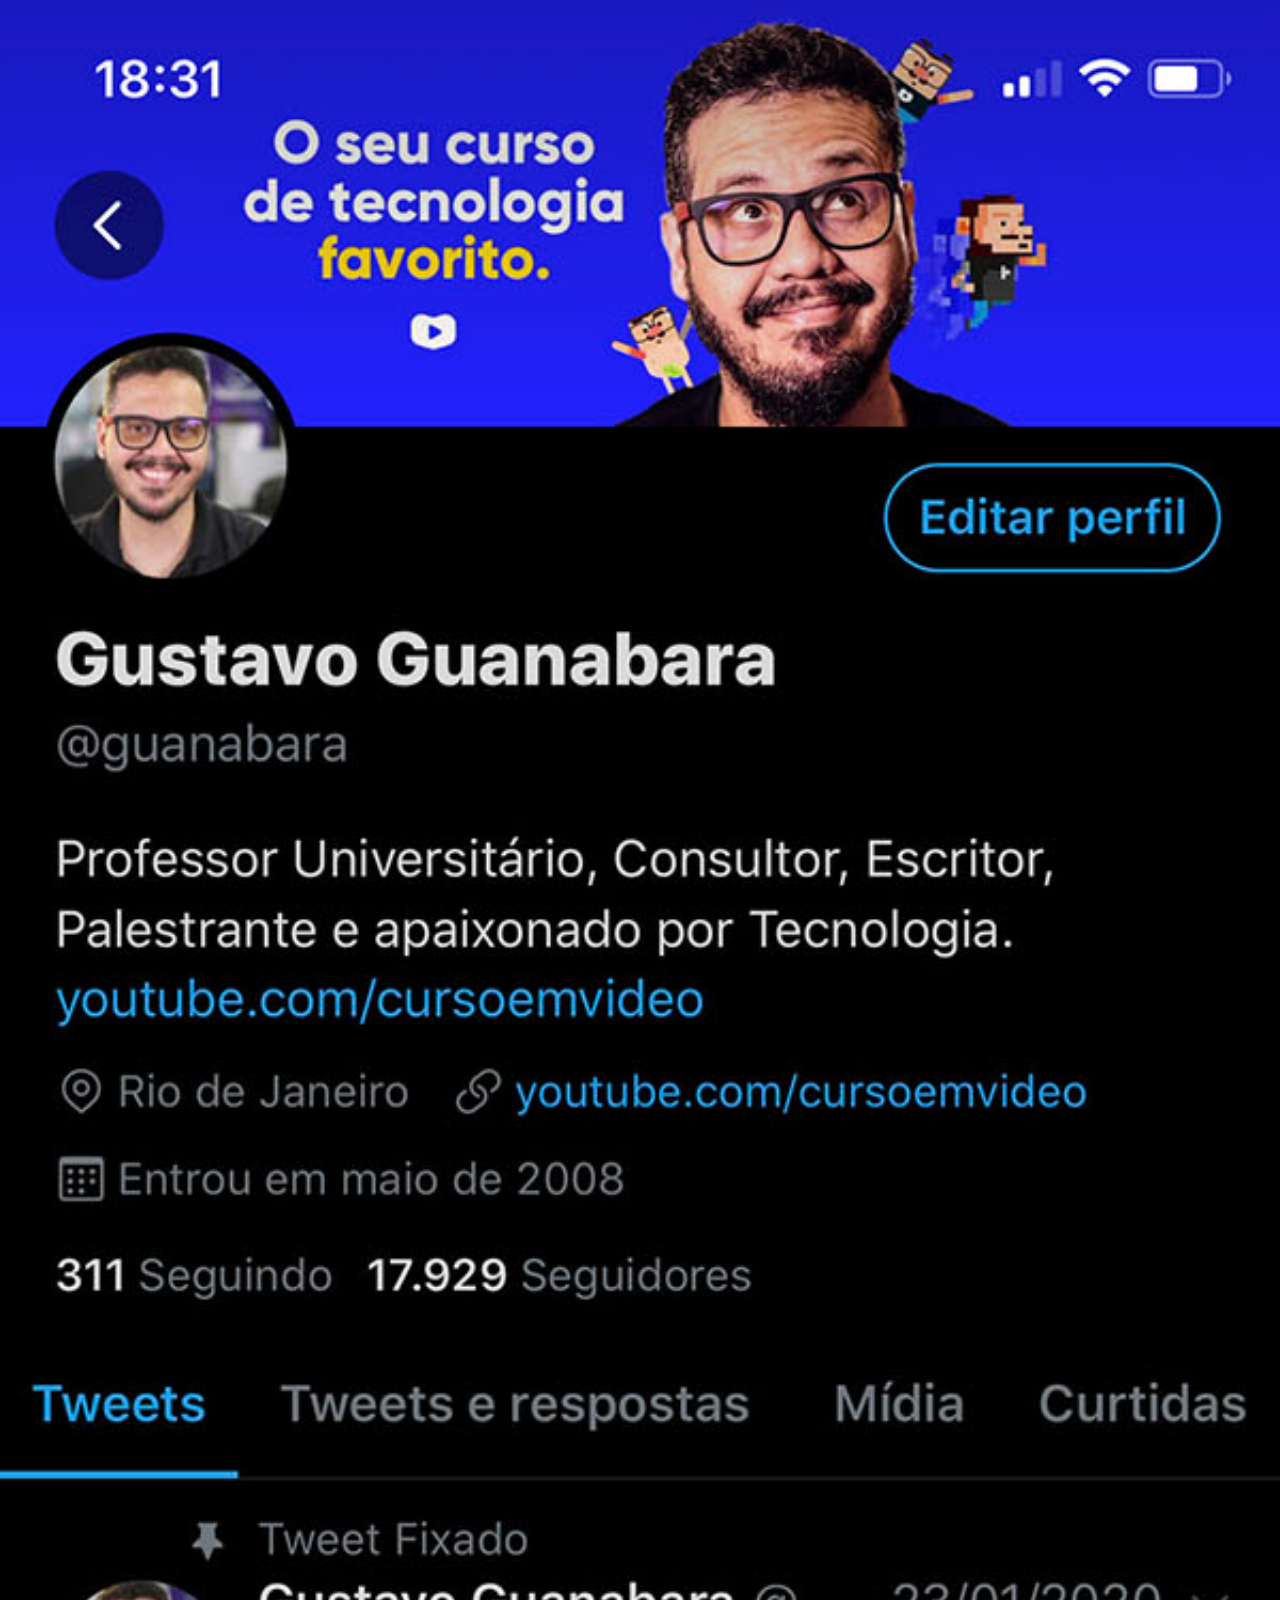
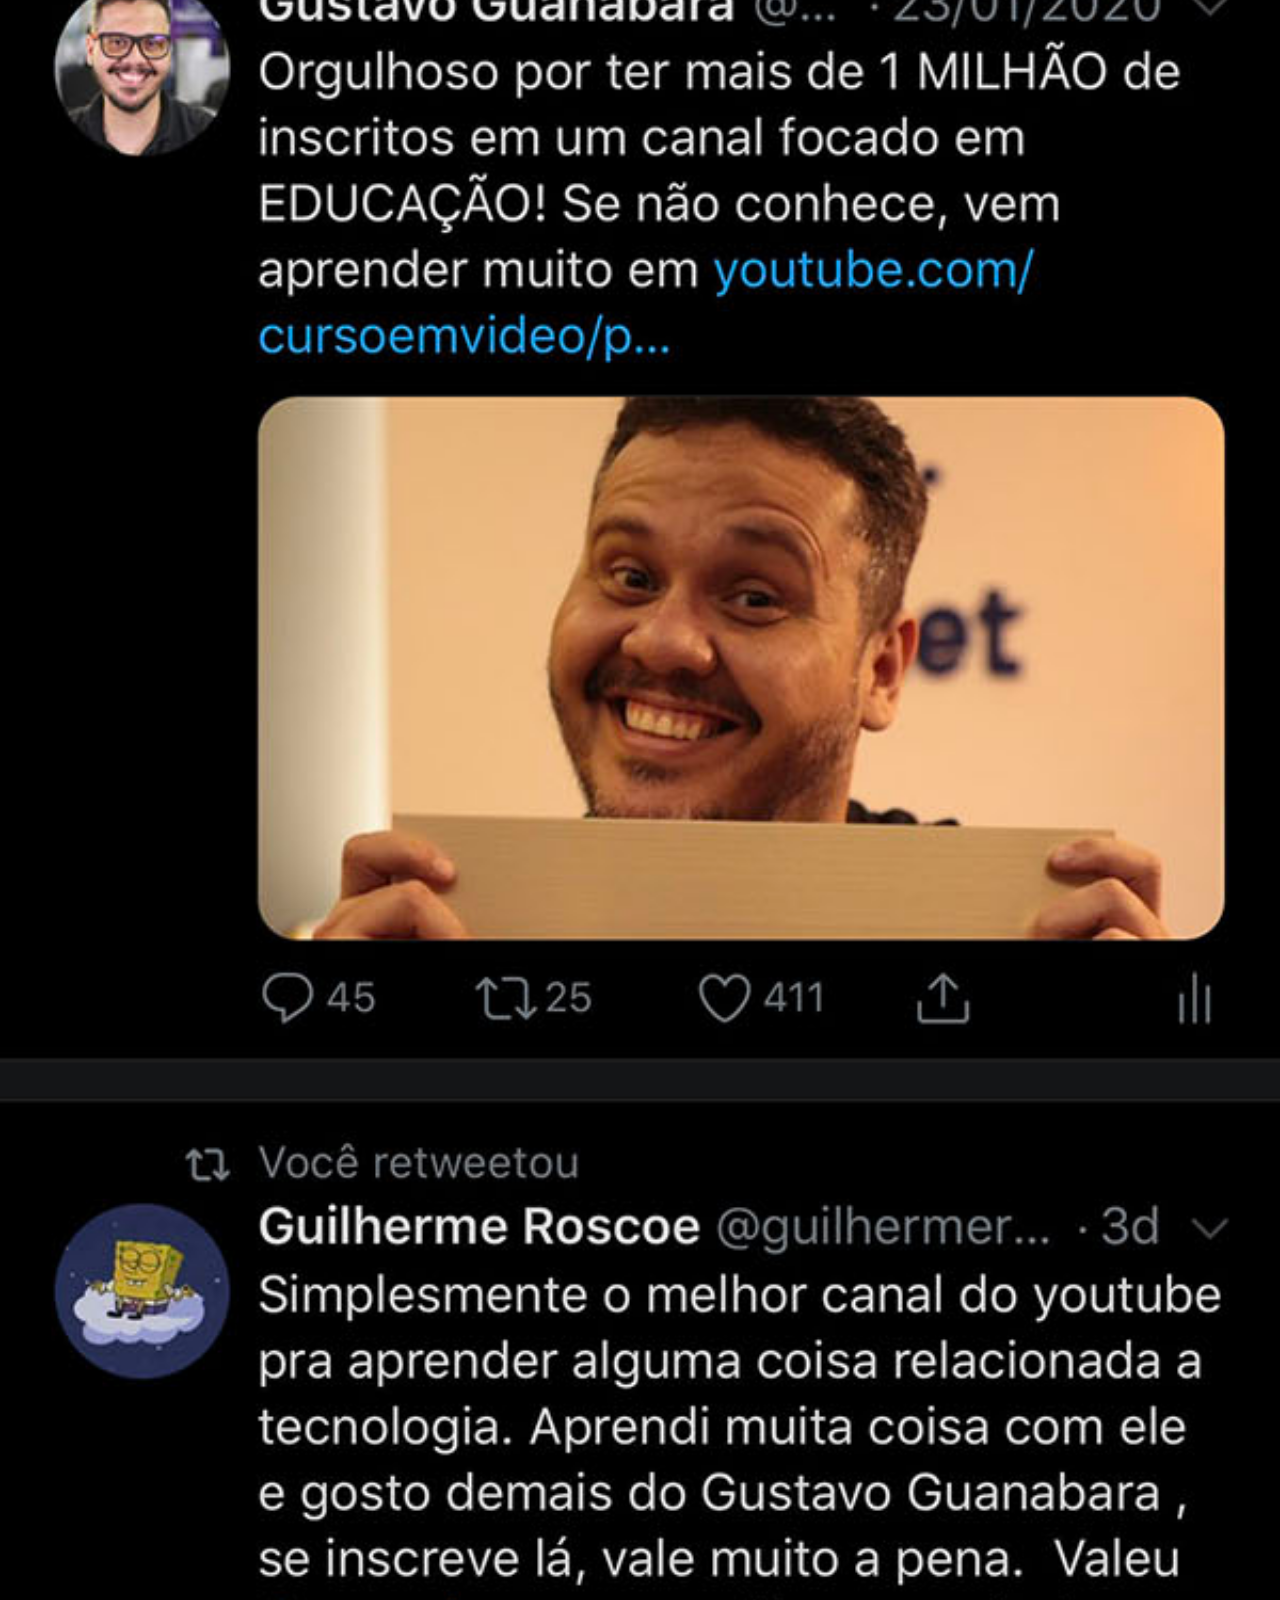
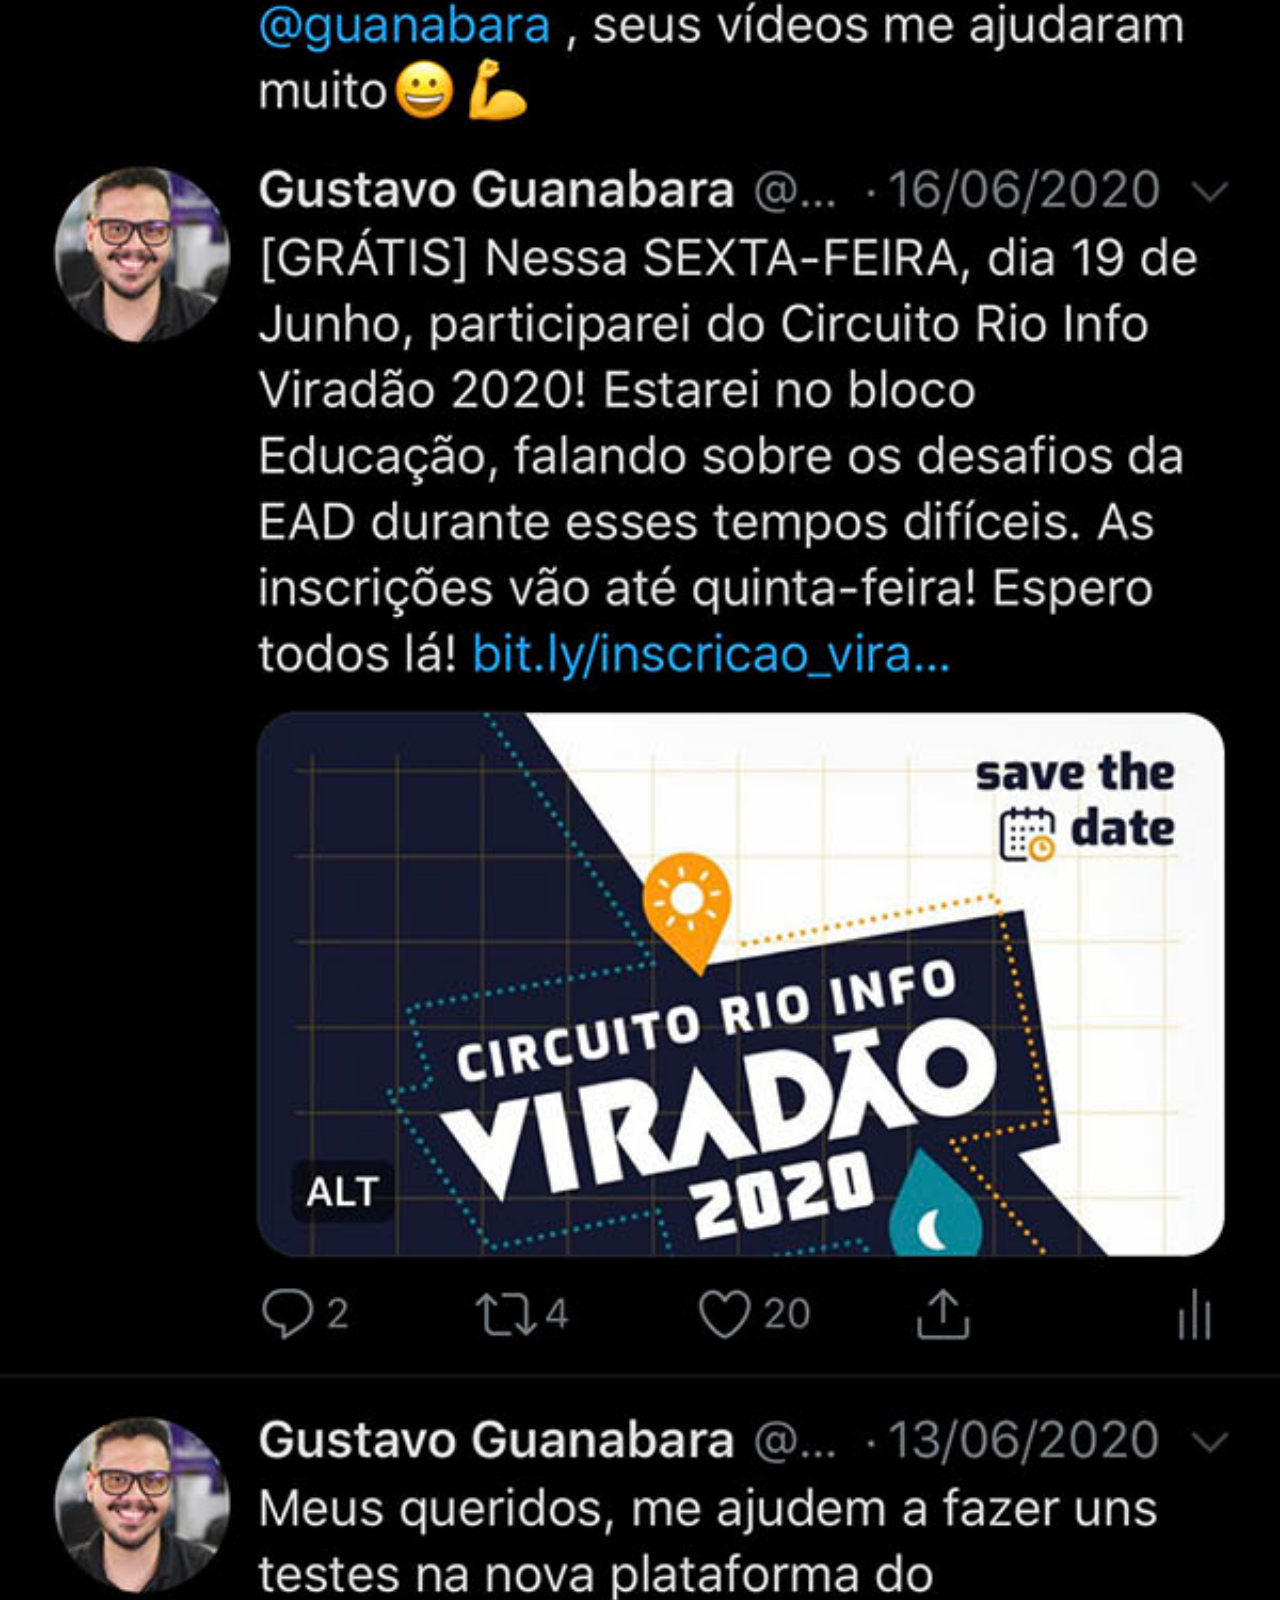
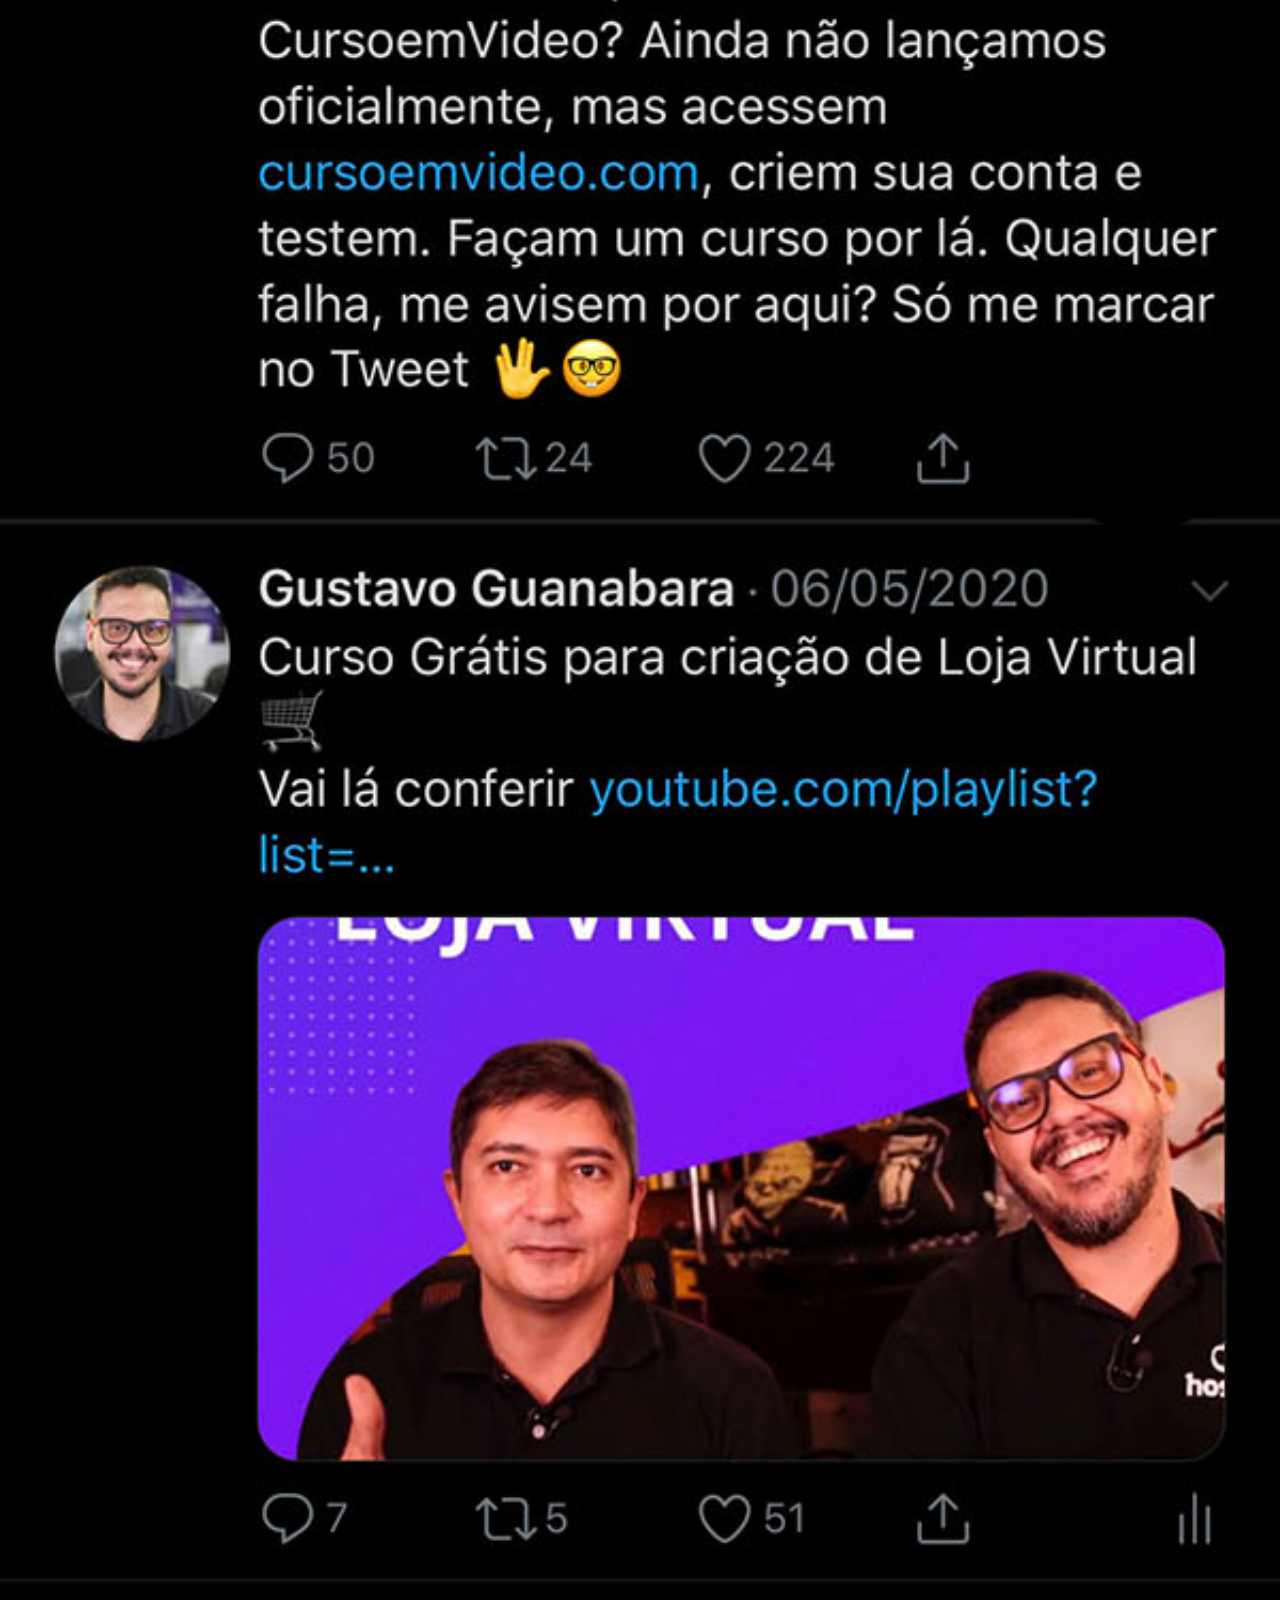
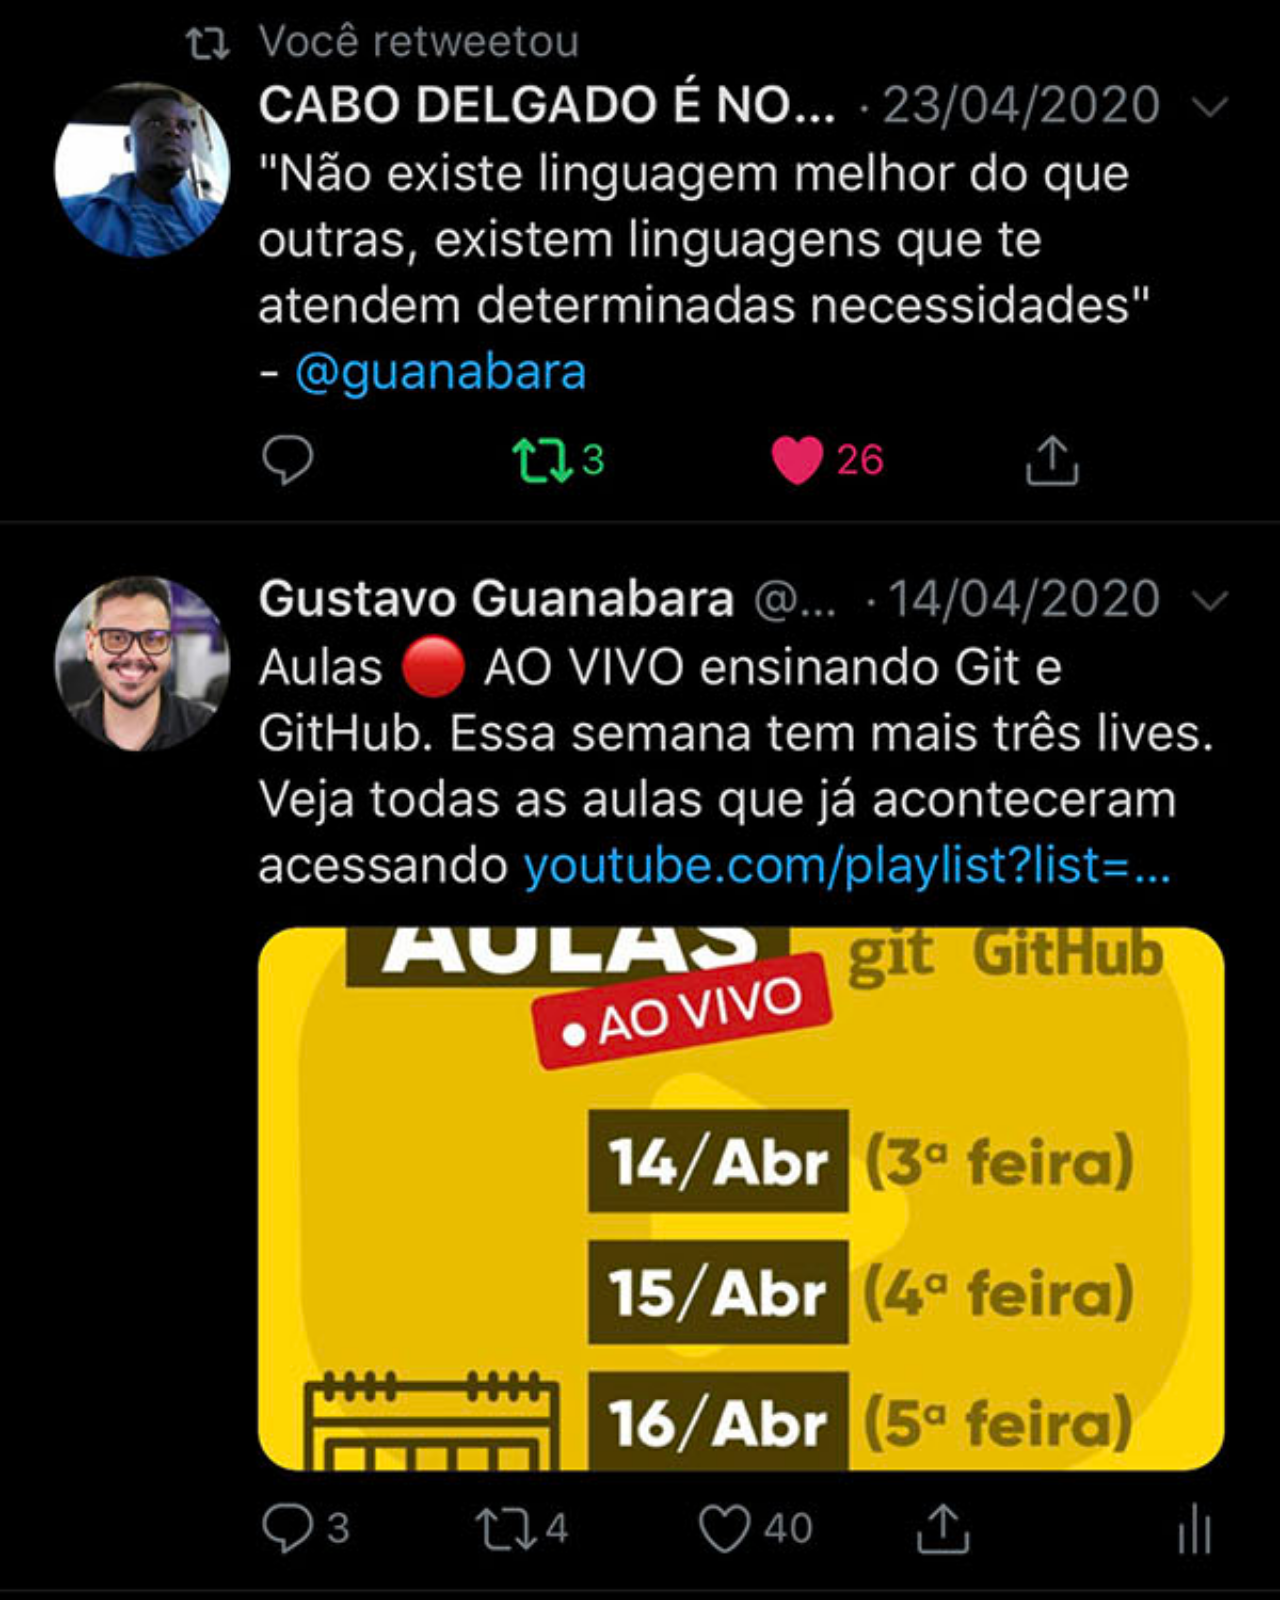
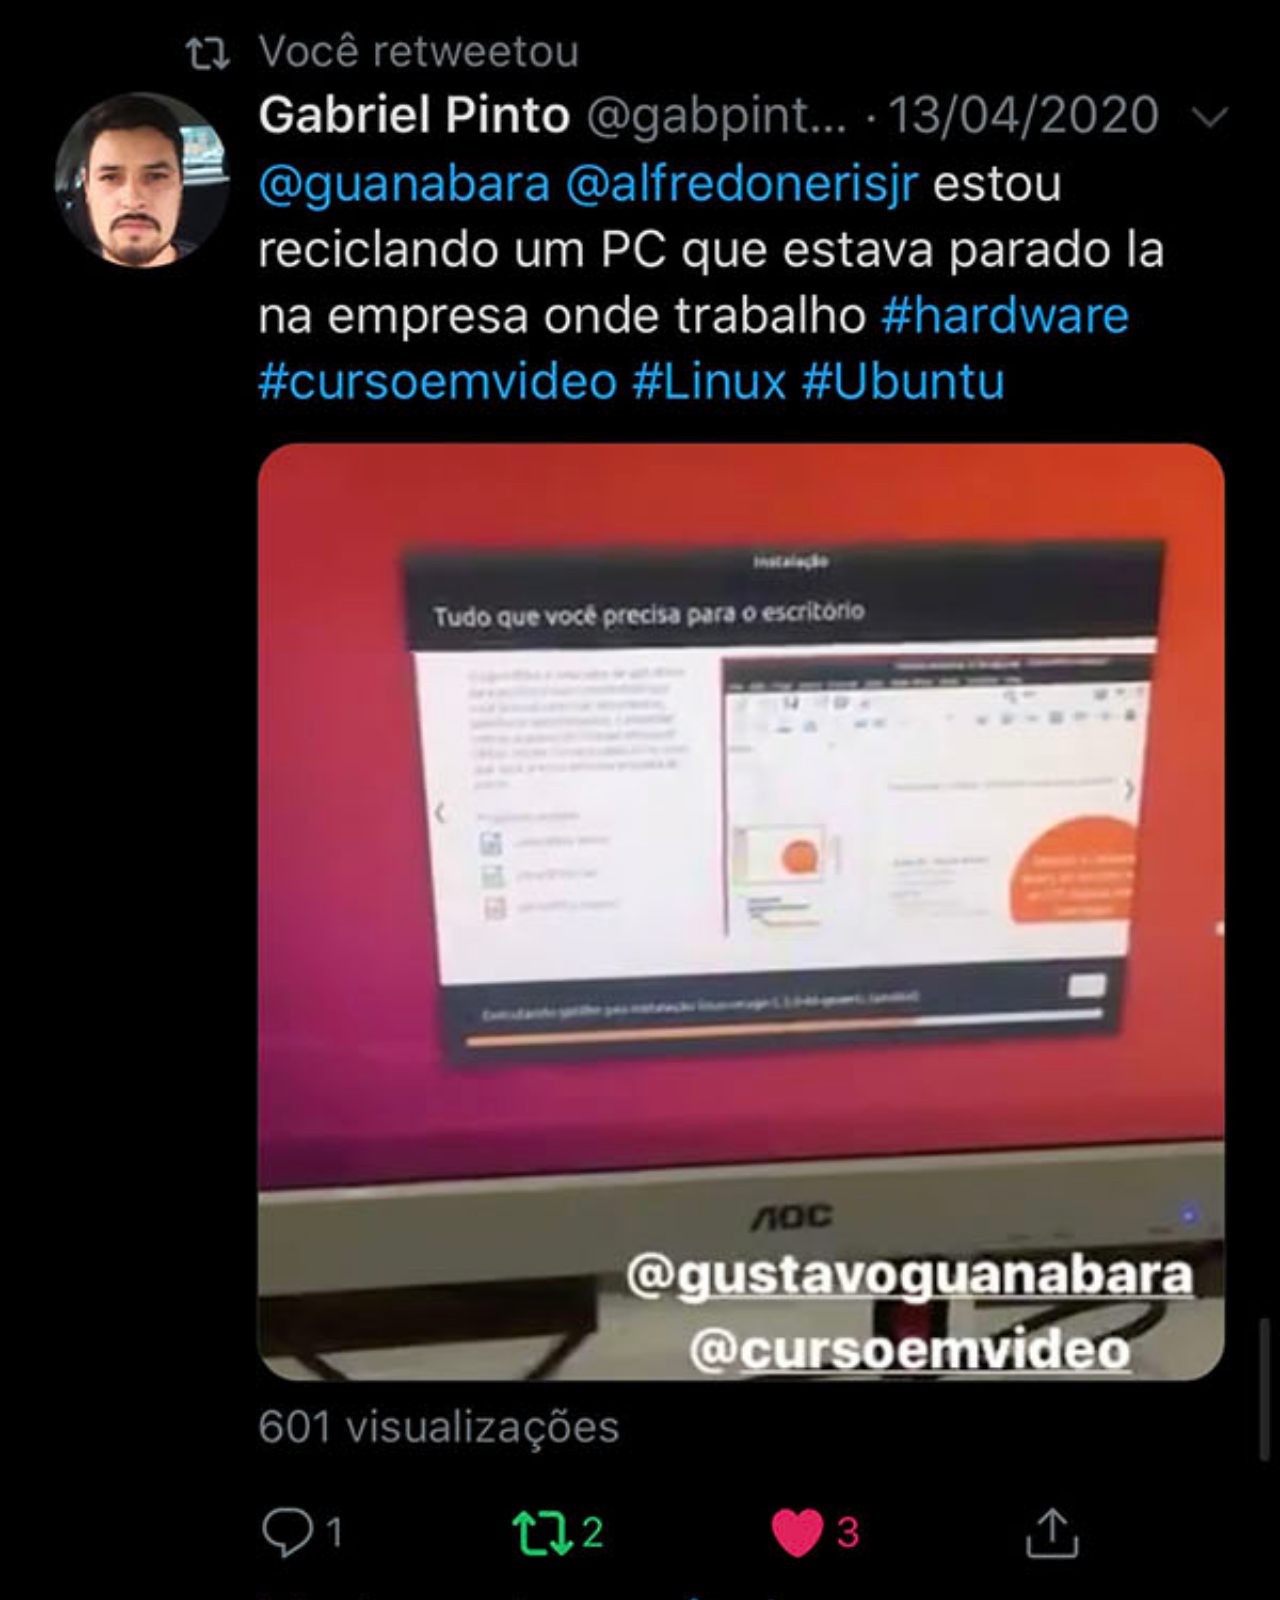
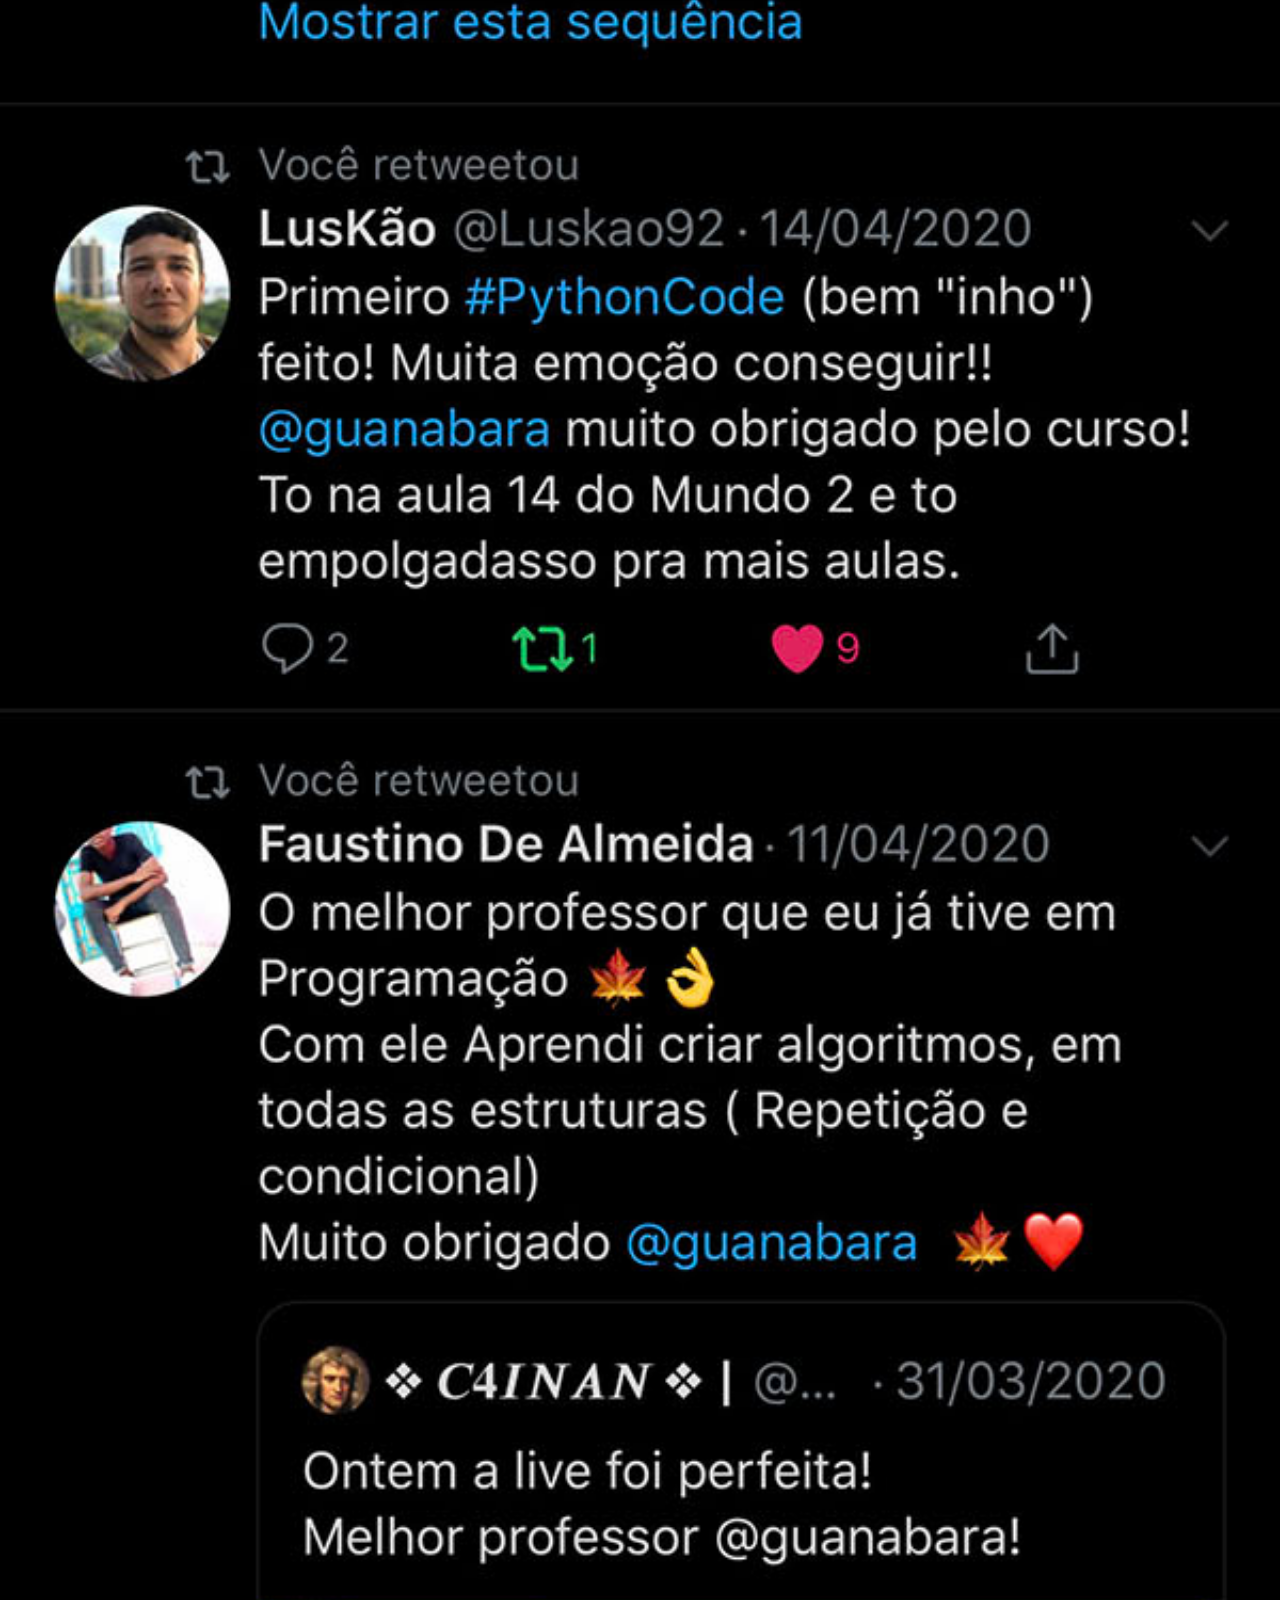
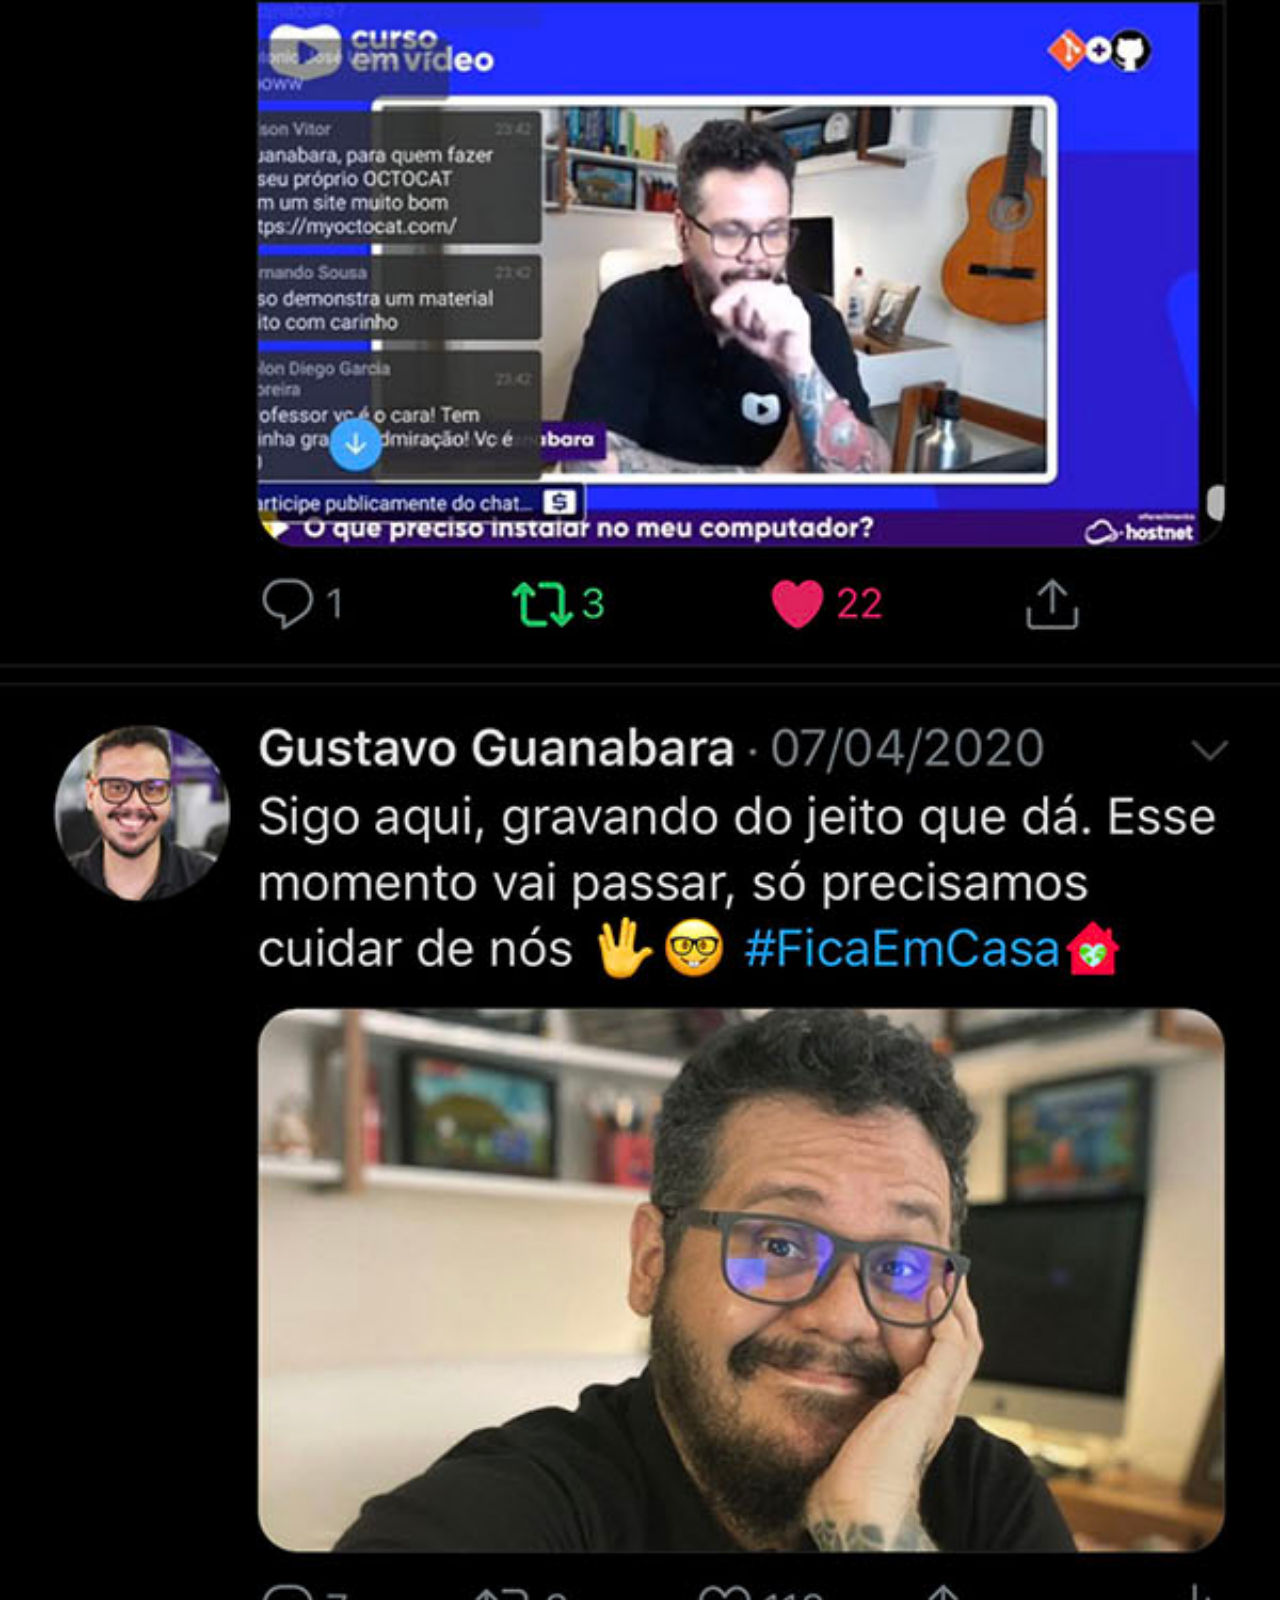
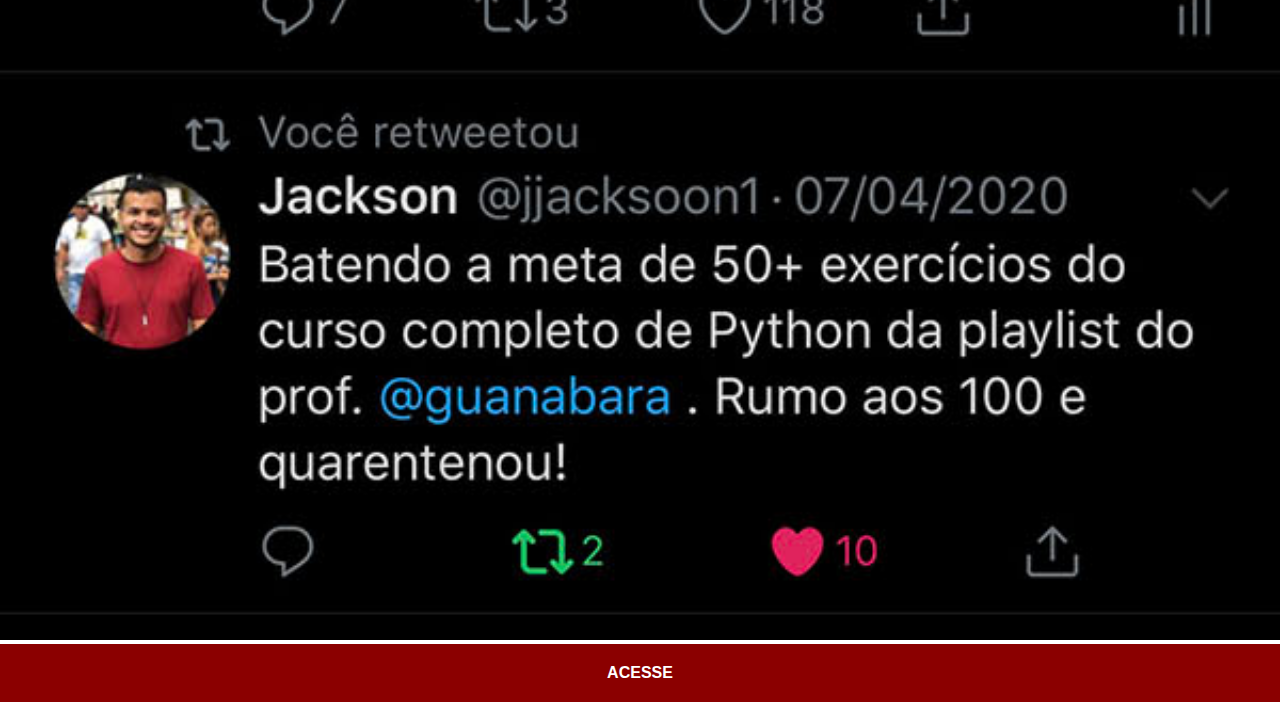
<file: twitter.html>
<!DOCTYPE html>
<html lang="ptbr">
<head>
    <meta charset="UTF-8">
    <meta http-equiv="X-UA-Compatible" content="IE=edge">
    <meta name="viewport" content="width=device-width, initial-scale=1.0">
    <title>Twitter</title>
    <link rel="stylesheet" href="estilos/social.css">
</head>
<body>
    <img src="imagens/tela-twitter.jpg" alt="Twitter">
    <a href="https://twitter.com/guanabara" target="_blank">ACESSE</a>
</body>
</html>
</file>
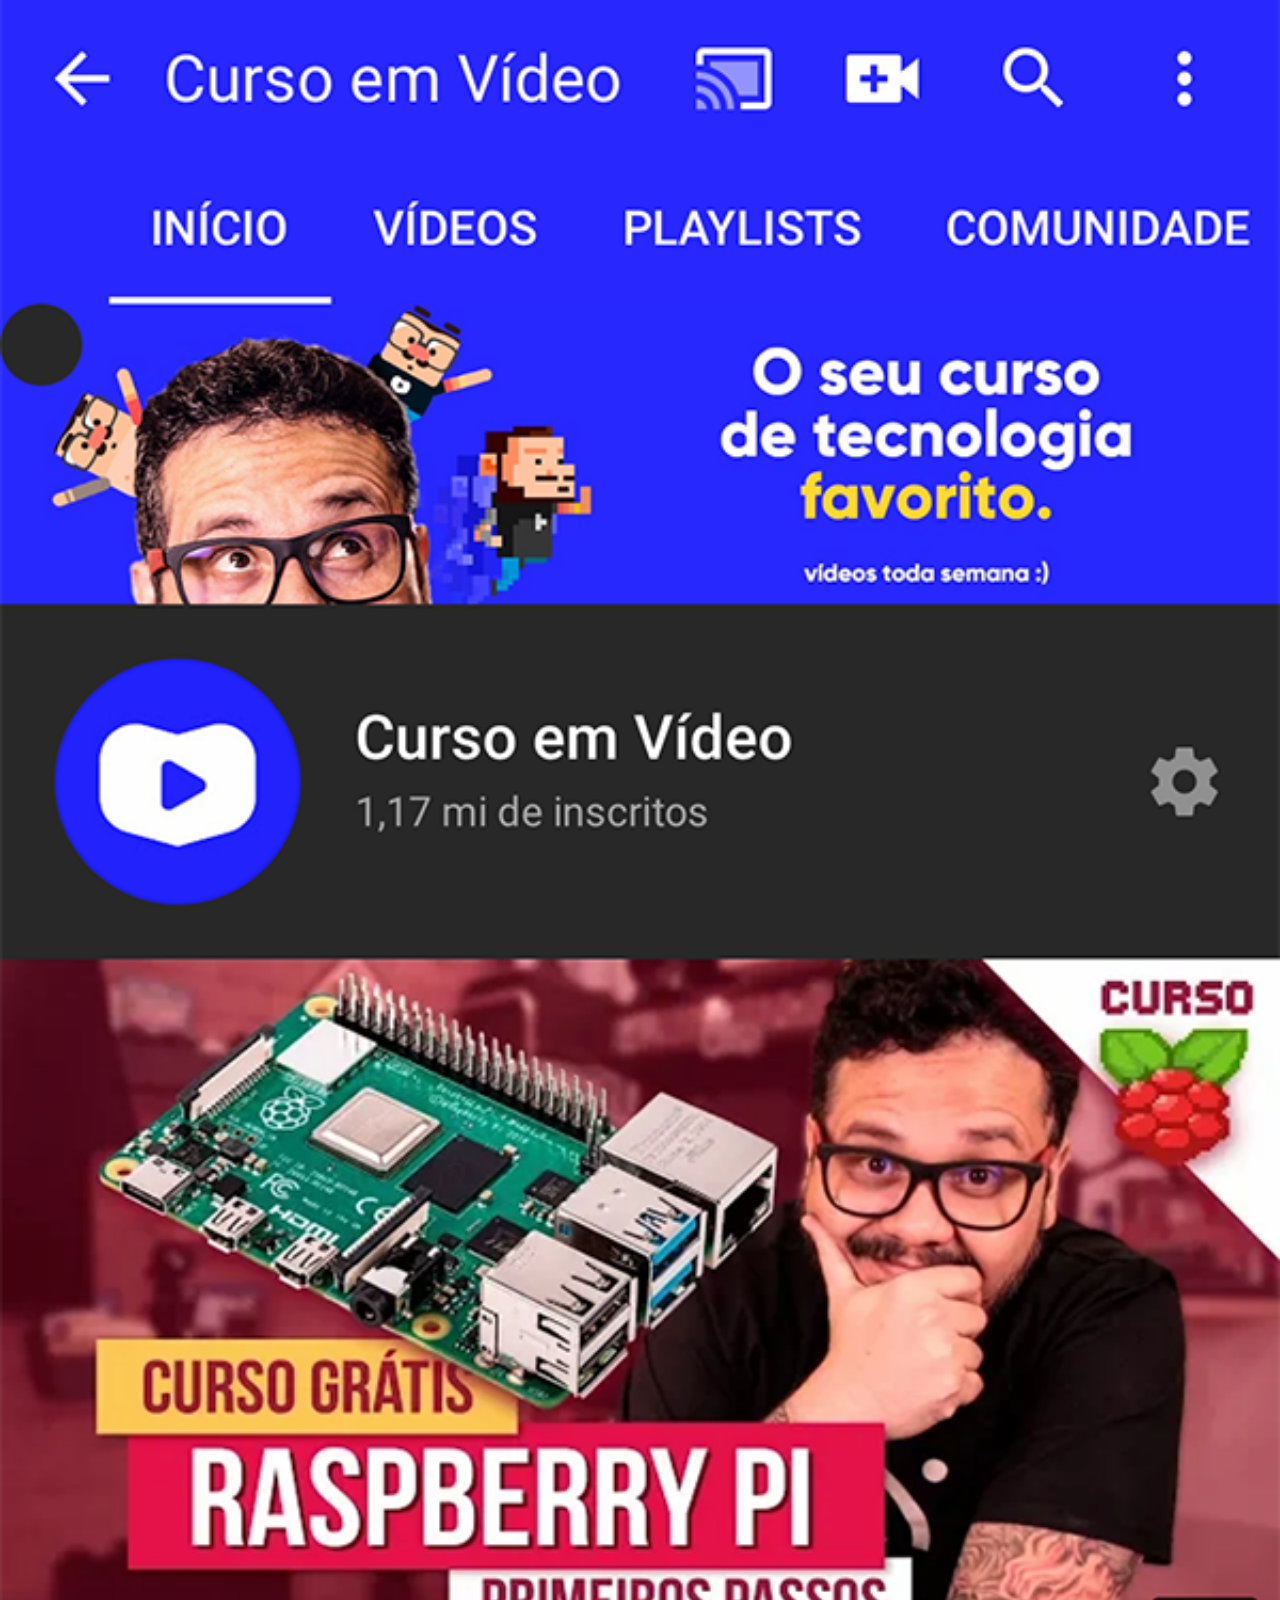
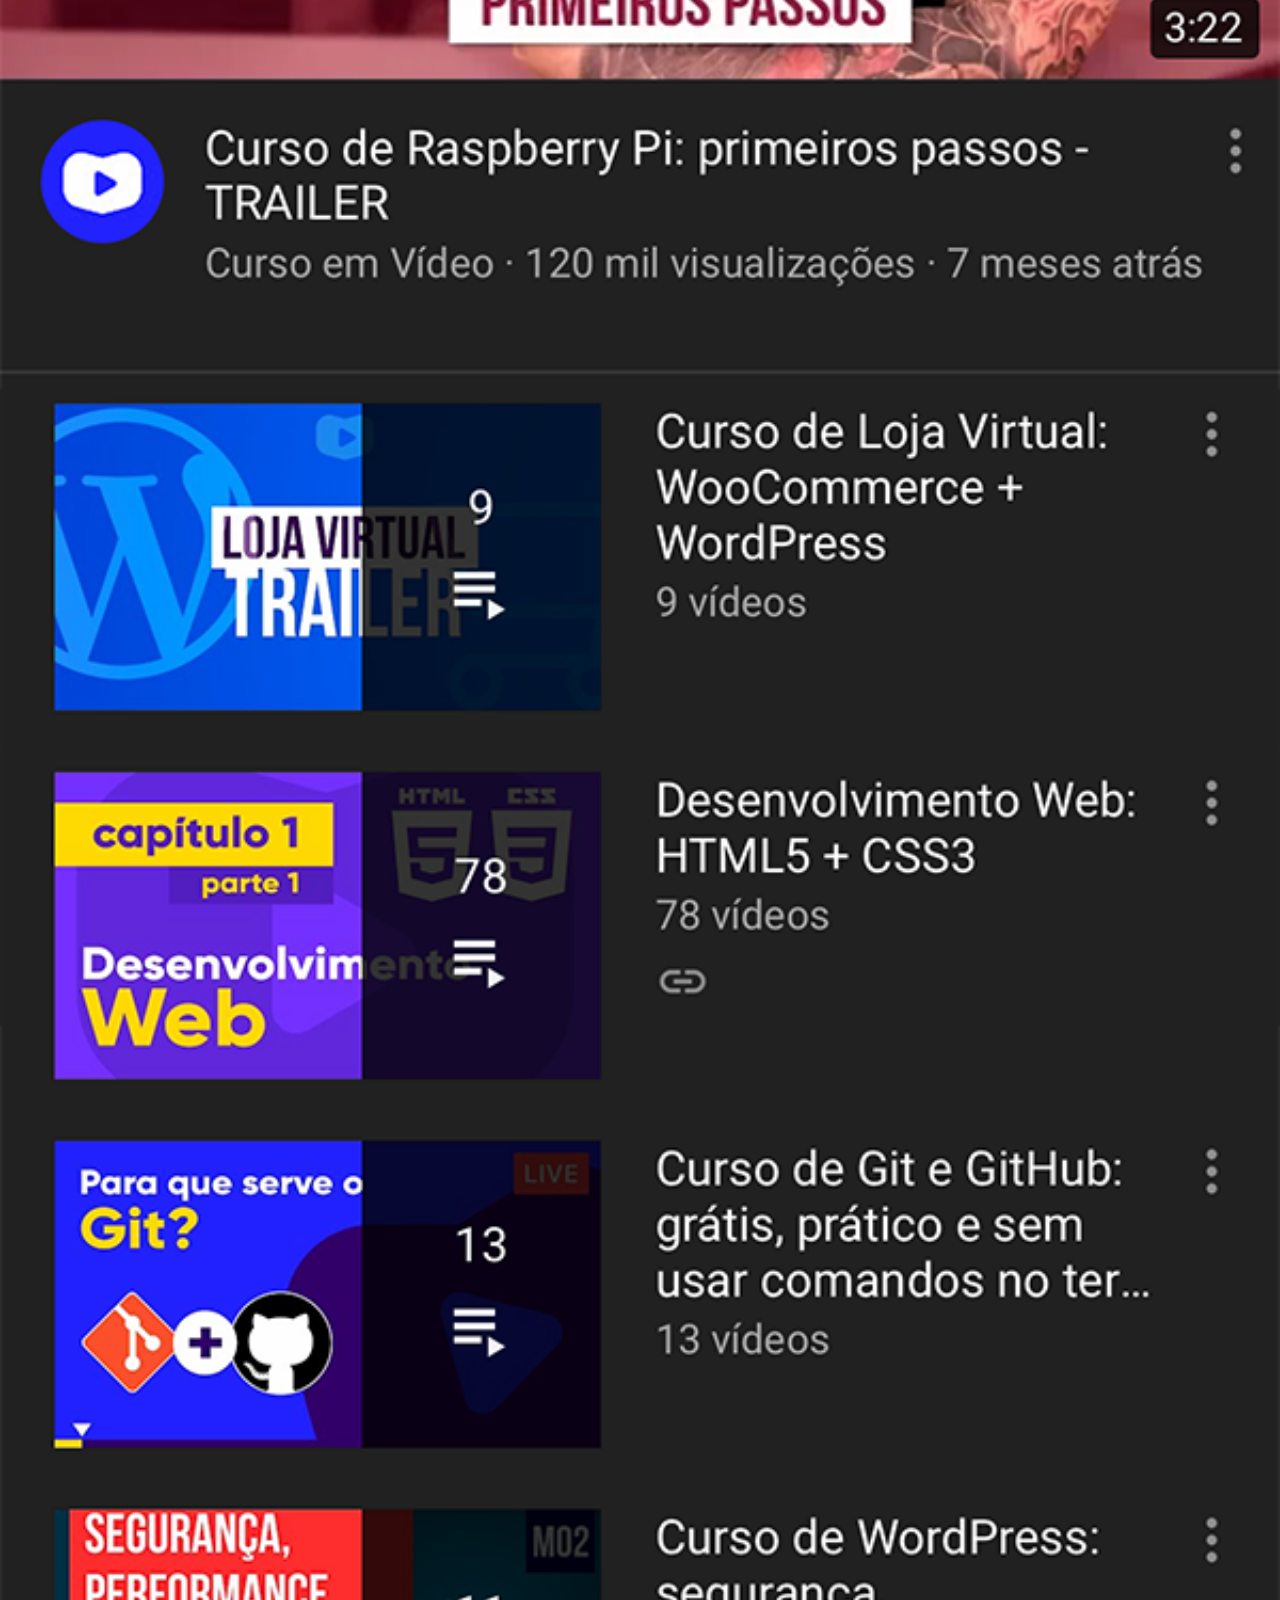
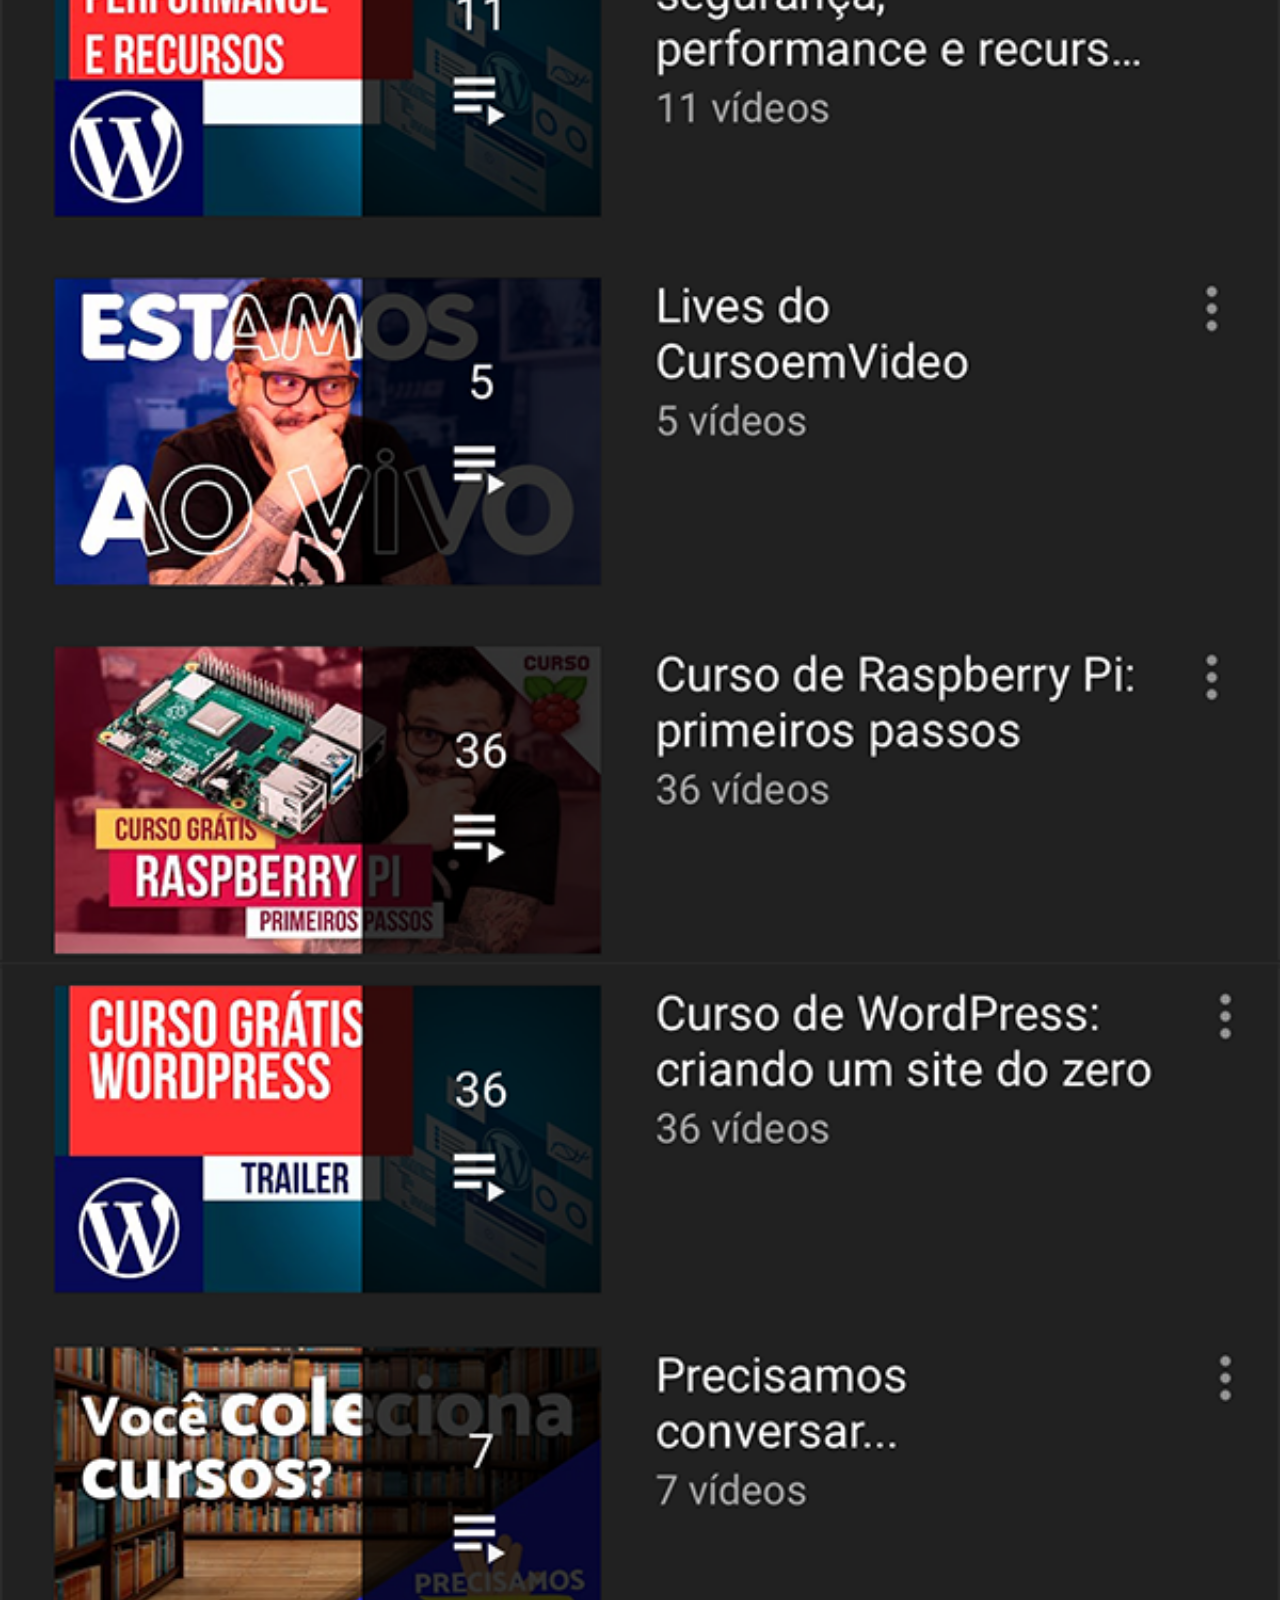
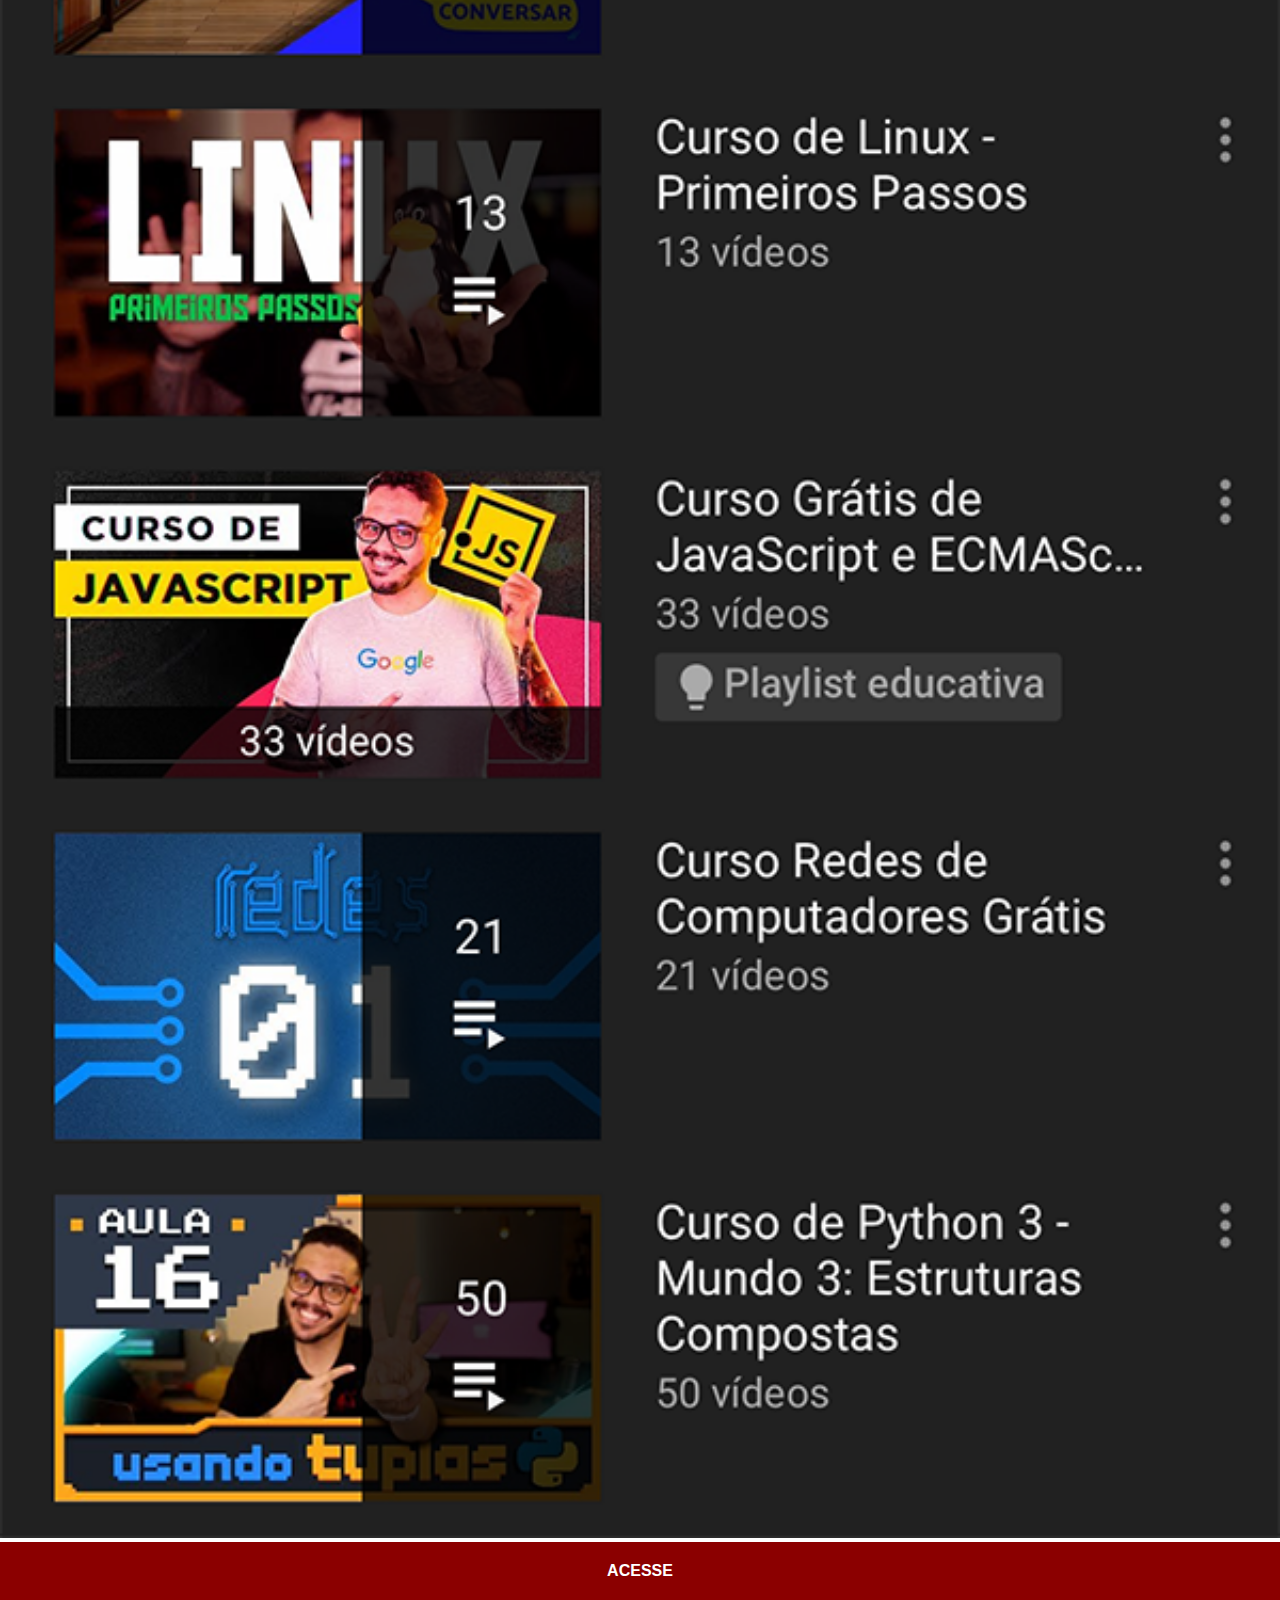
<file: youtube.html>
<!DOCTYPE html>
<html lang="pt-br">
<head>
    <meta charset="UTF-8">
    <meta http-equiv="X-UA-Compatible" content="IE=edge">
    <meta name="viewport" content="width=device-width, initial-scale=1.0">
    <title>Youtube</title>
    <link rel="stylesheet" href="estilos/social.css">
</head>
<body>
    <img src="imagens/tela-youtube.png" alt="Yotube">
    <a href="https://www.youtube.com/@CursoemVideo/playlists" target="_blank"> ACESSE</a>
</body>
</html>
</file>
<file: estilos/style.css>
@charset "UTF-8";

*{
    margin: 0;
    padding: 0;
    font-family: Arial, Helvetica, sans-serif;
}

html,body{
    height: 100vh;
    width: 100vw;
    background-color: black;
}

body{
    background: url("../imagens/fundo-madeira.jpg") no-repeat top center;
    background-size: cover;
    background-attachment: fixed;
}

main{
    height: 100vh;
    position: relative;
}

section#telefone{
    height: 627px;
    width: 311px;
    background:url("../imagens/frame-iphone.png") no-repeat;
    position: absolute;
    top: 50%;
    left: 50%;
    transform: translate(-50%,-50%);
}

iframe#tela{
    position: relative;
    top: 80px;
    left: 22px;
    width: 267px;
    height: 471px;
}

section#redes-sociais>a>img{
    width: 50px;
    margin: 10px;
    border-radius: 50%;
    box-shadow: 2px 2px 5px rgba(0, 0, 0, 0.507);
    box-sizing: border-box;
}

section#redes-sociais{
    text-align: right;
}

section#redes-sociais img:hover{
    border: 2px solid rgba(255, 255, 255, 0.61) ;
    transform: translate(-3px,-3px);
    box-shadow: 5px 5px 10px rgba(0, 0, 0, 0.507);
    transition: transform 0.4s, border 0.3s;

}
</file>
<file: estilos/social.css>
@charset "UTF-8";
*{
    margin: 0;
    padding: 0;
    font-family: Arial, Helvetica, sans-serif;
}

::-webkit-scrollbar{
    height: 0px;
    width: 0px;
}

img{
    width: 100vw;


}

a{
    display: block;
    background-color: darkred;
    padding: 20px;
    text-align: center;
    font-weight: bolder;
    text-decoration: none;
    color: white;
}

a:hover{
    background-color: red;
}
</file>
